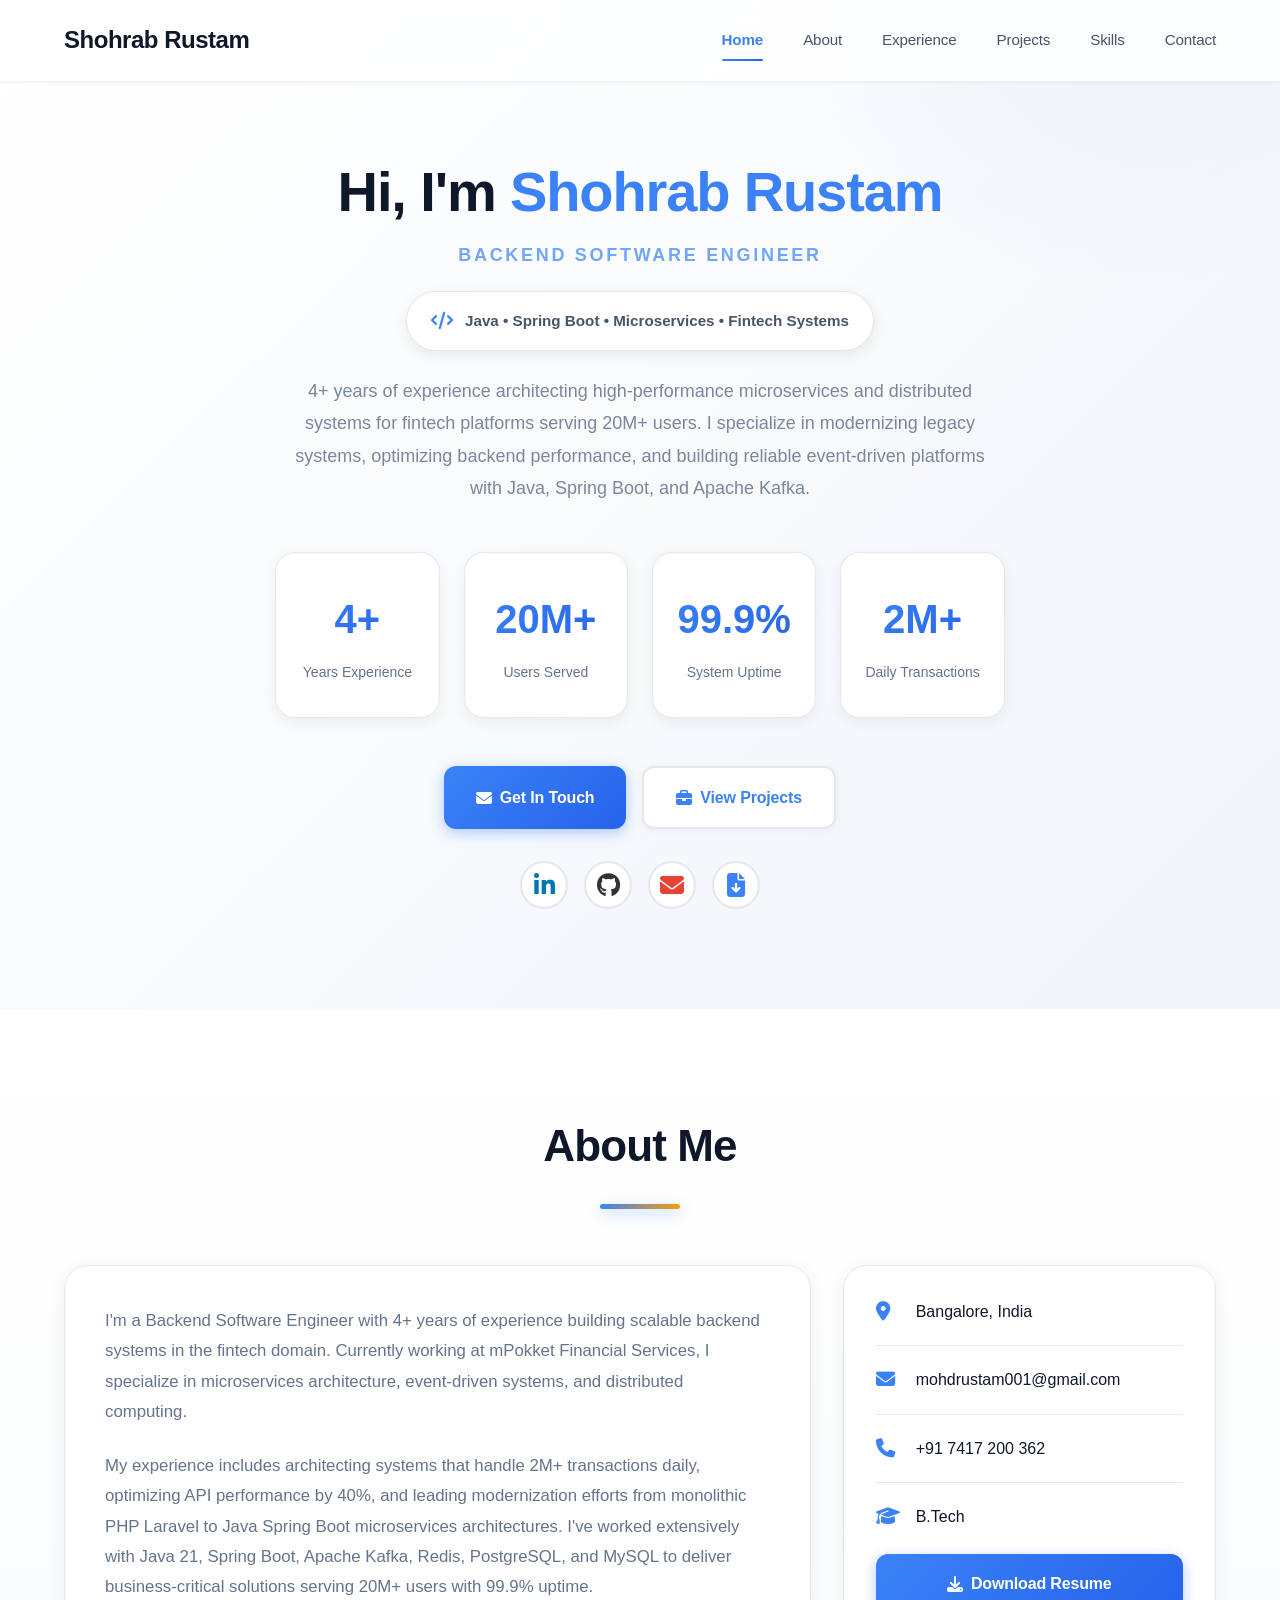
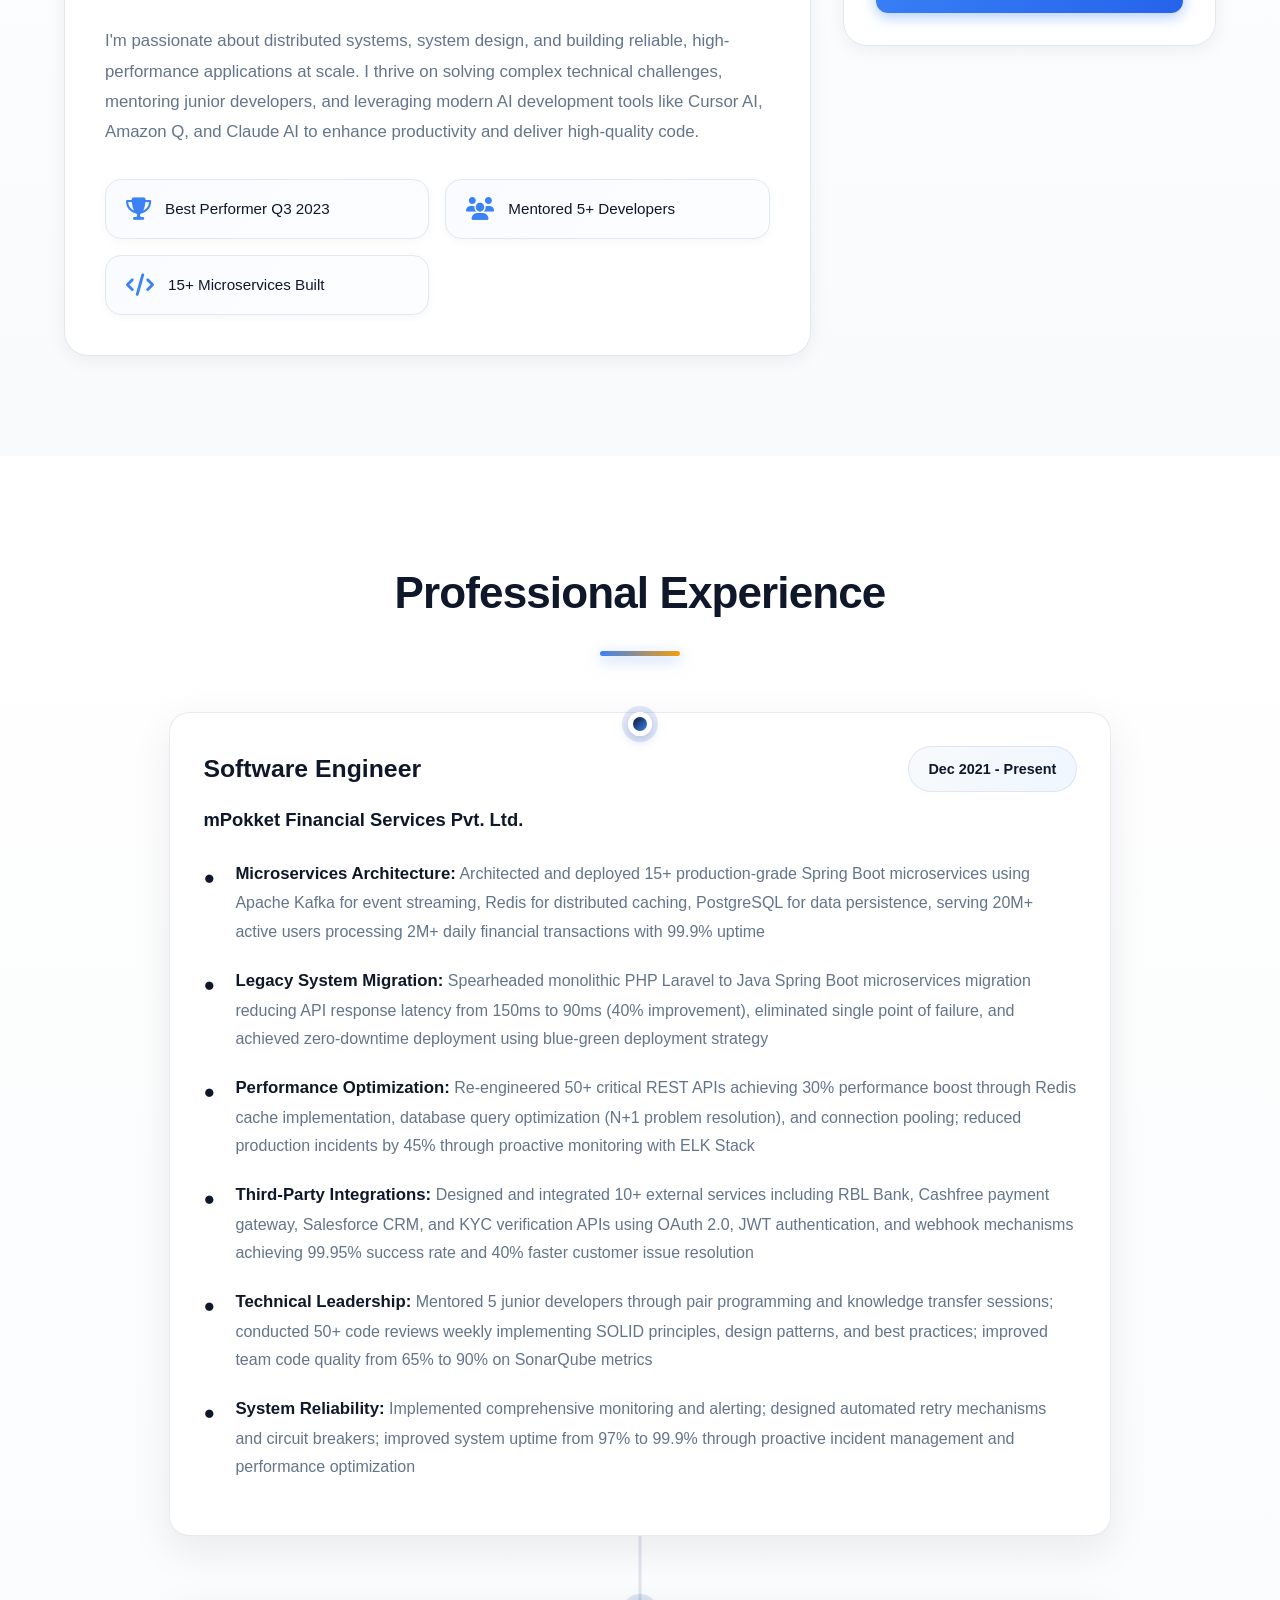
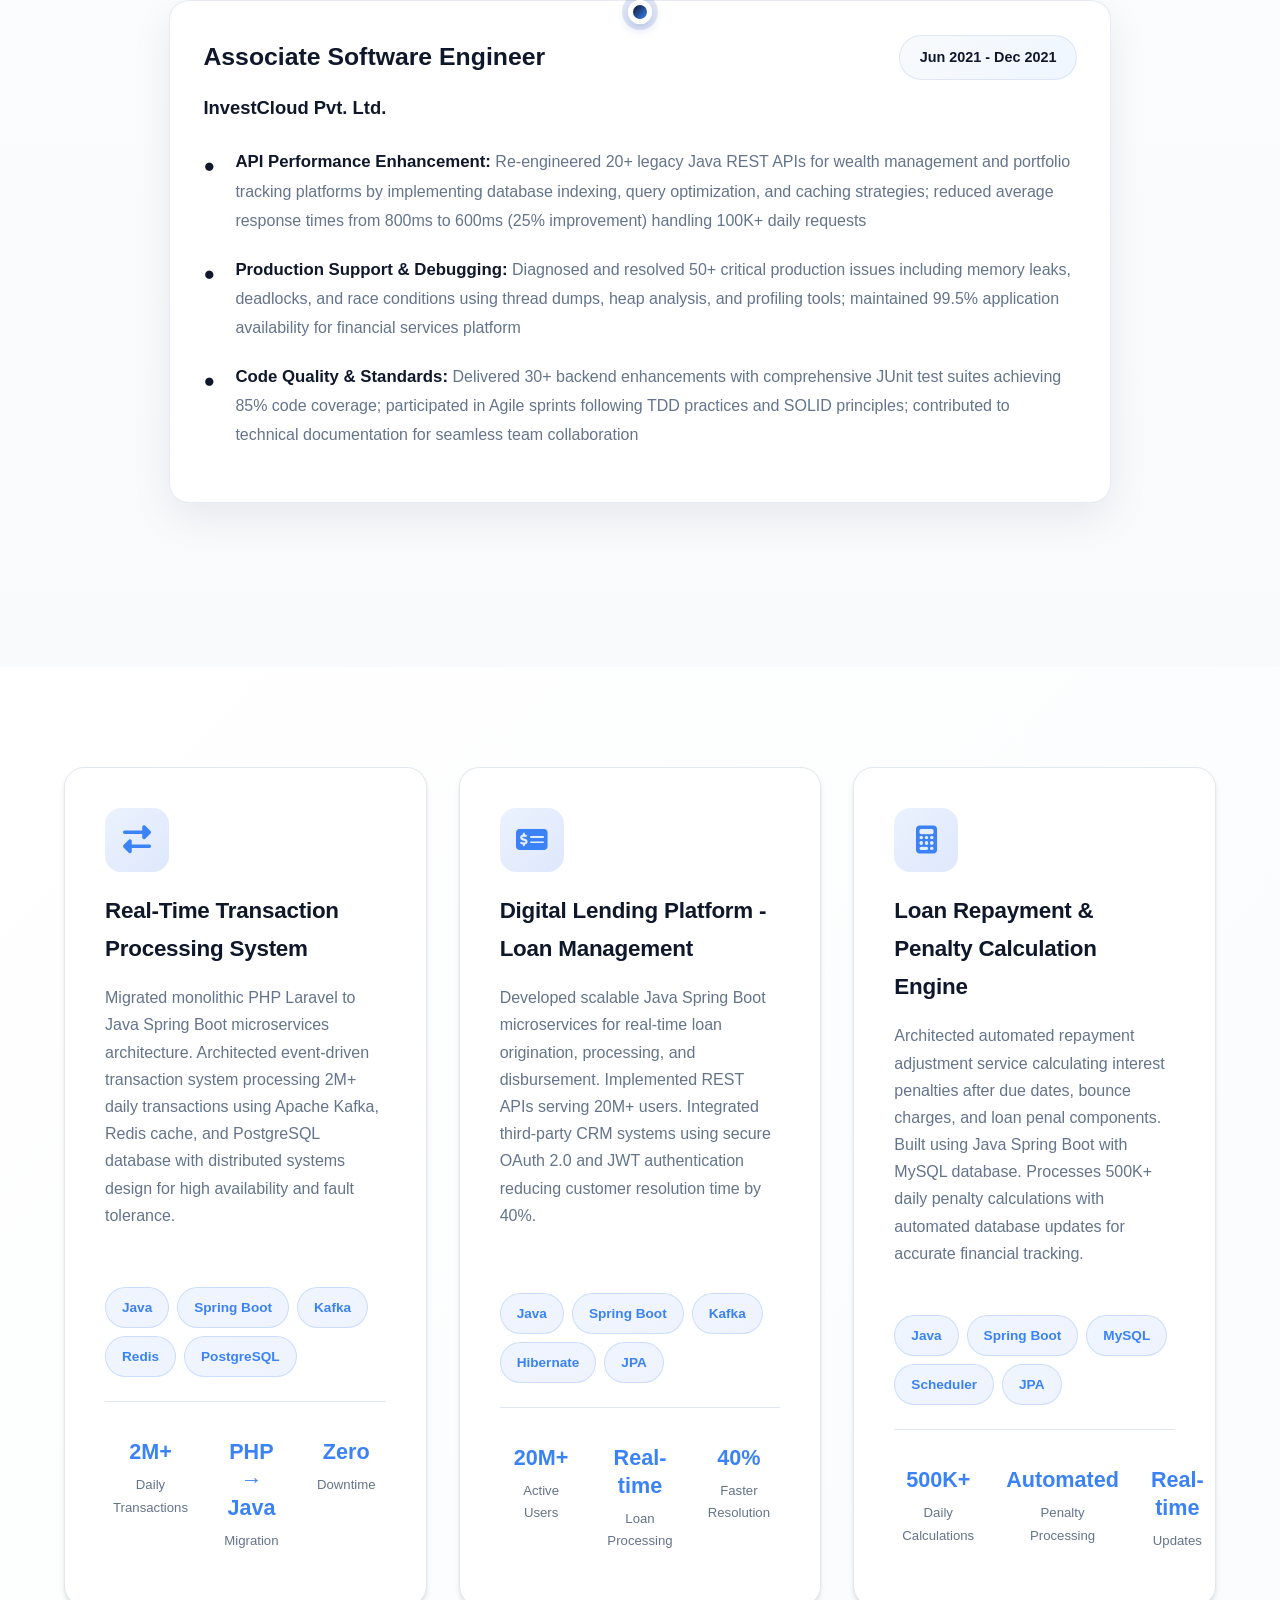
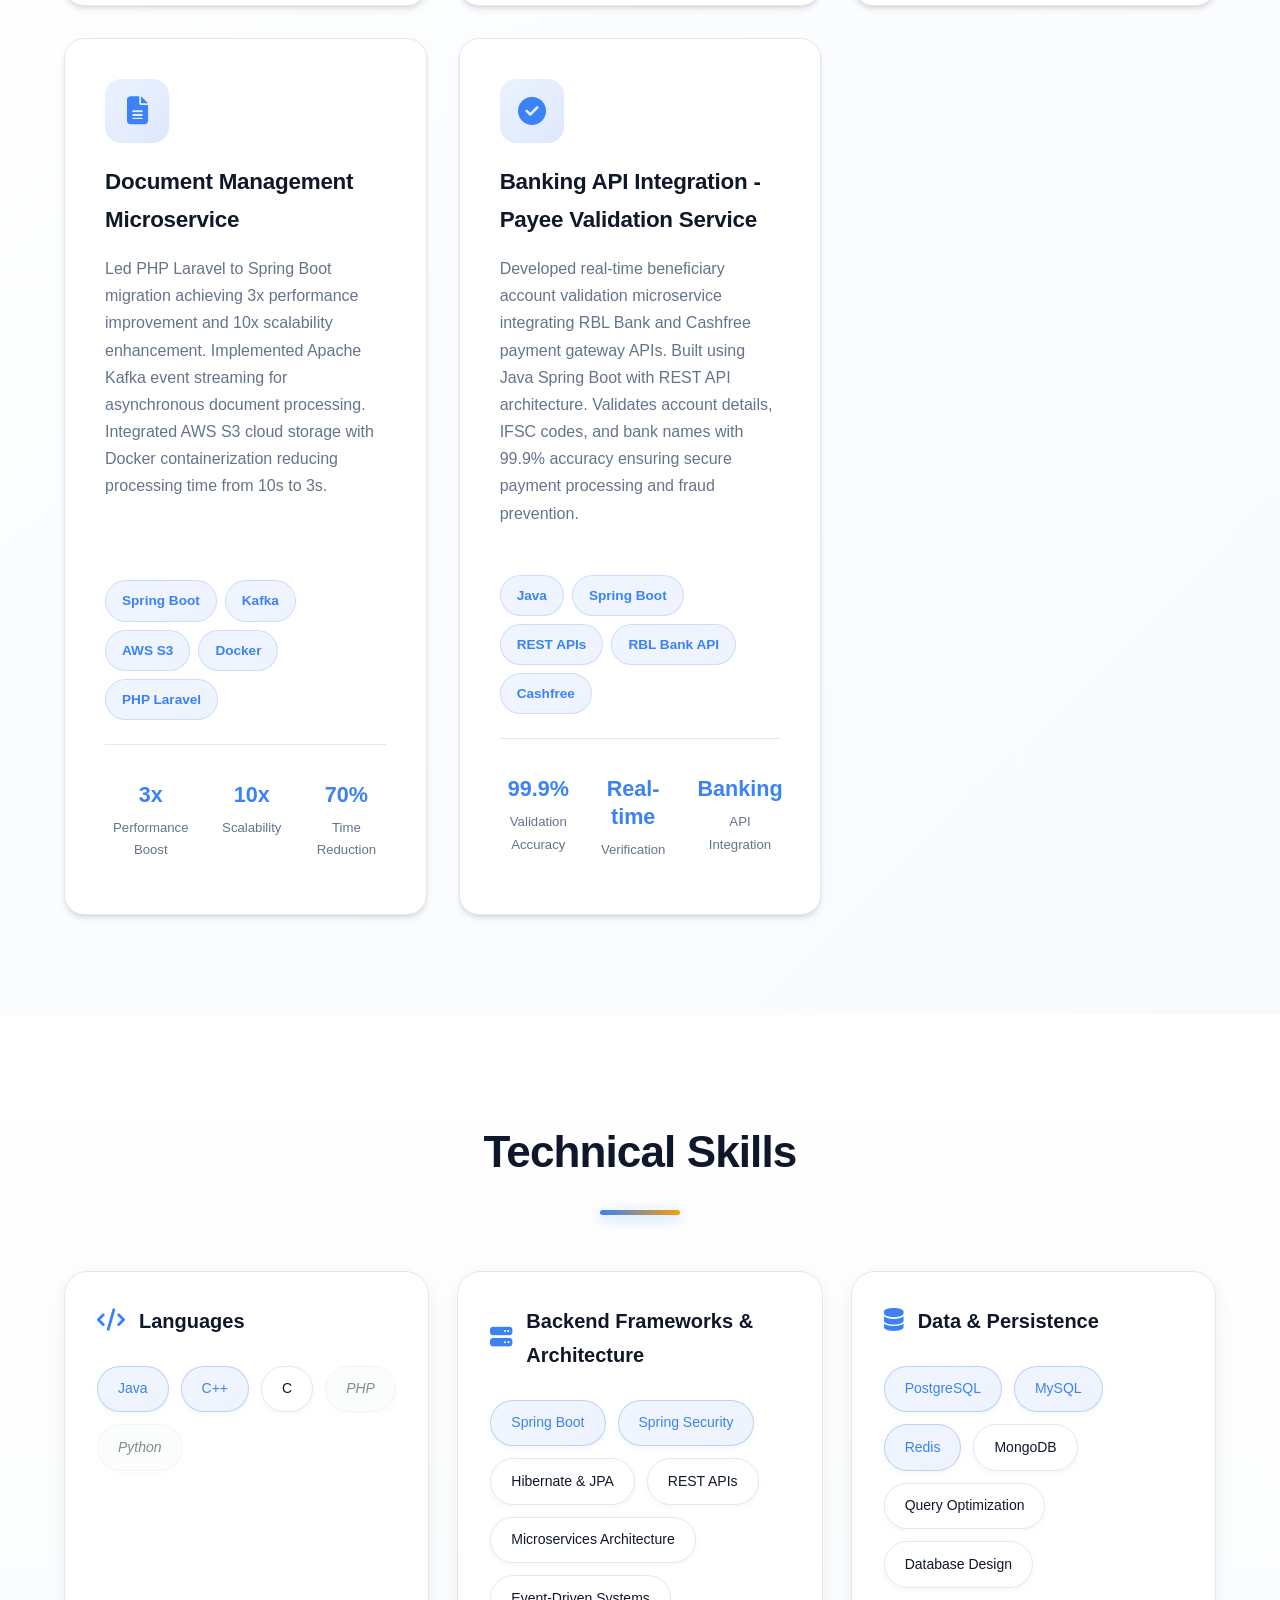
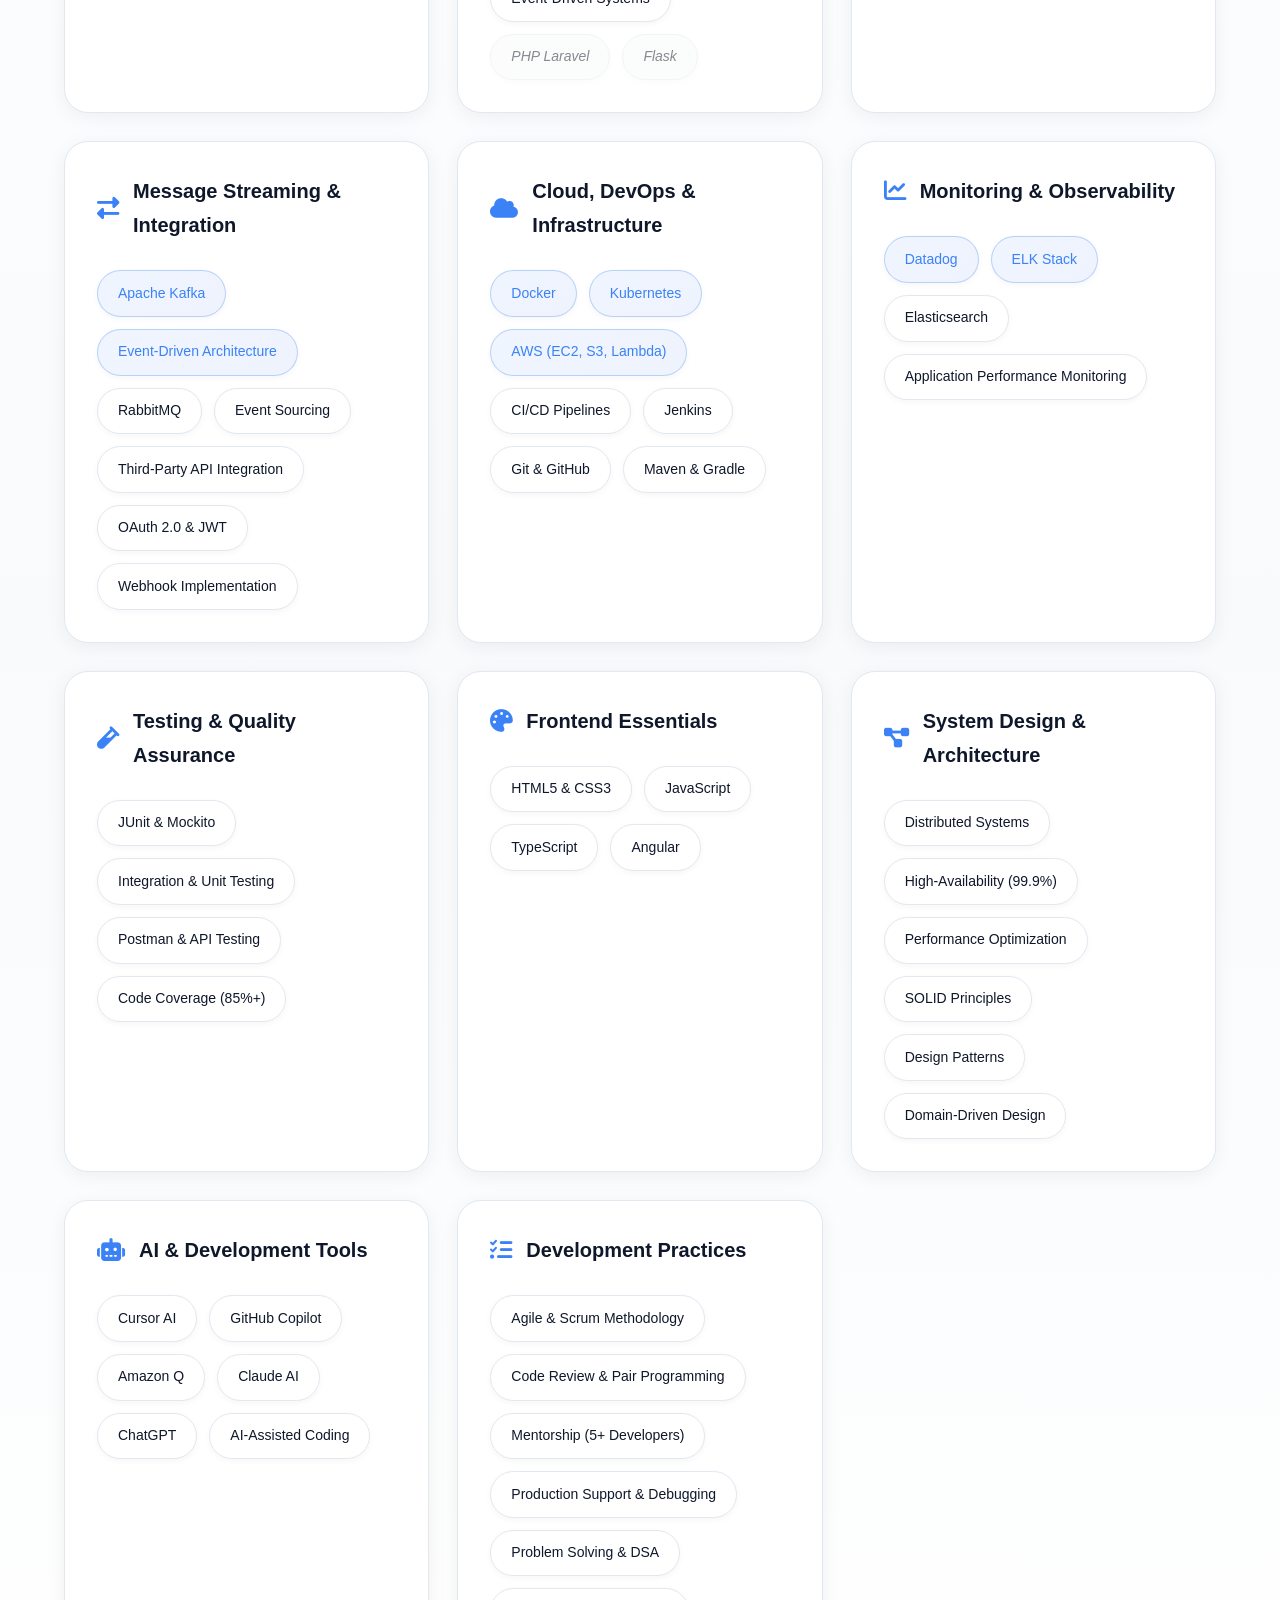
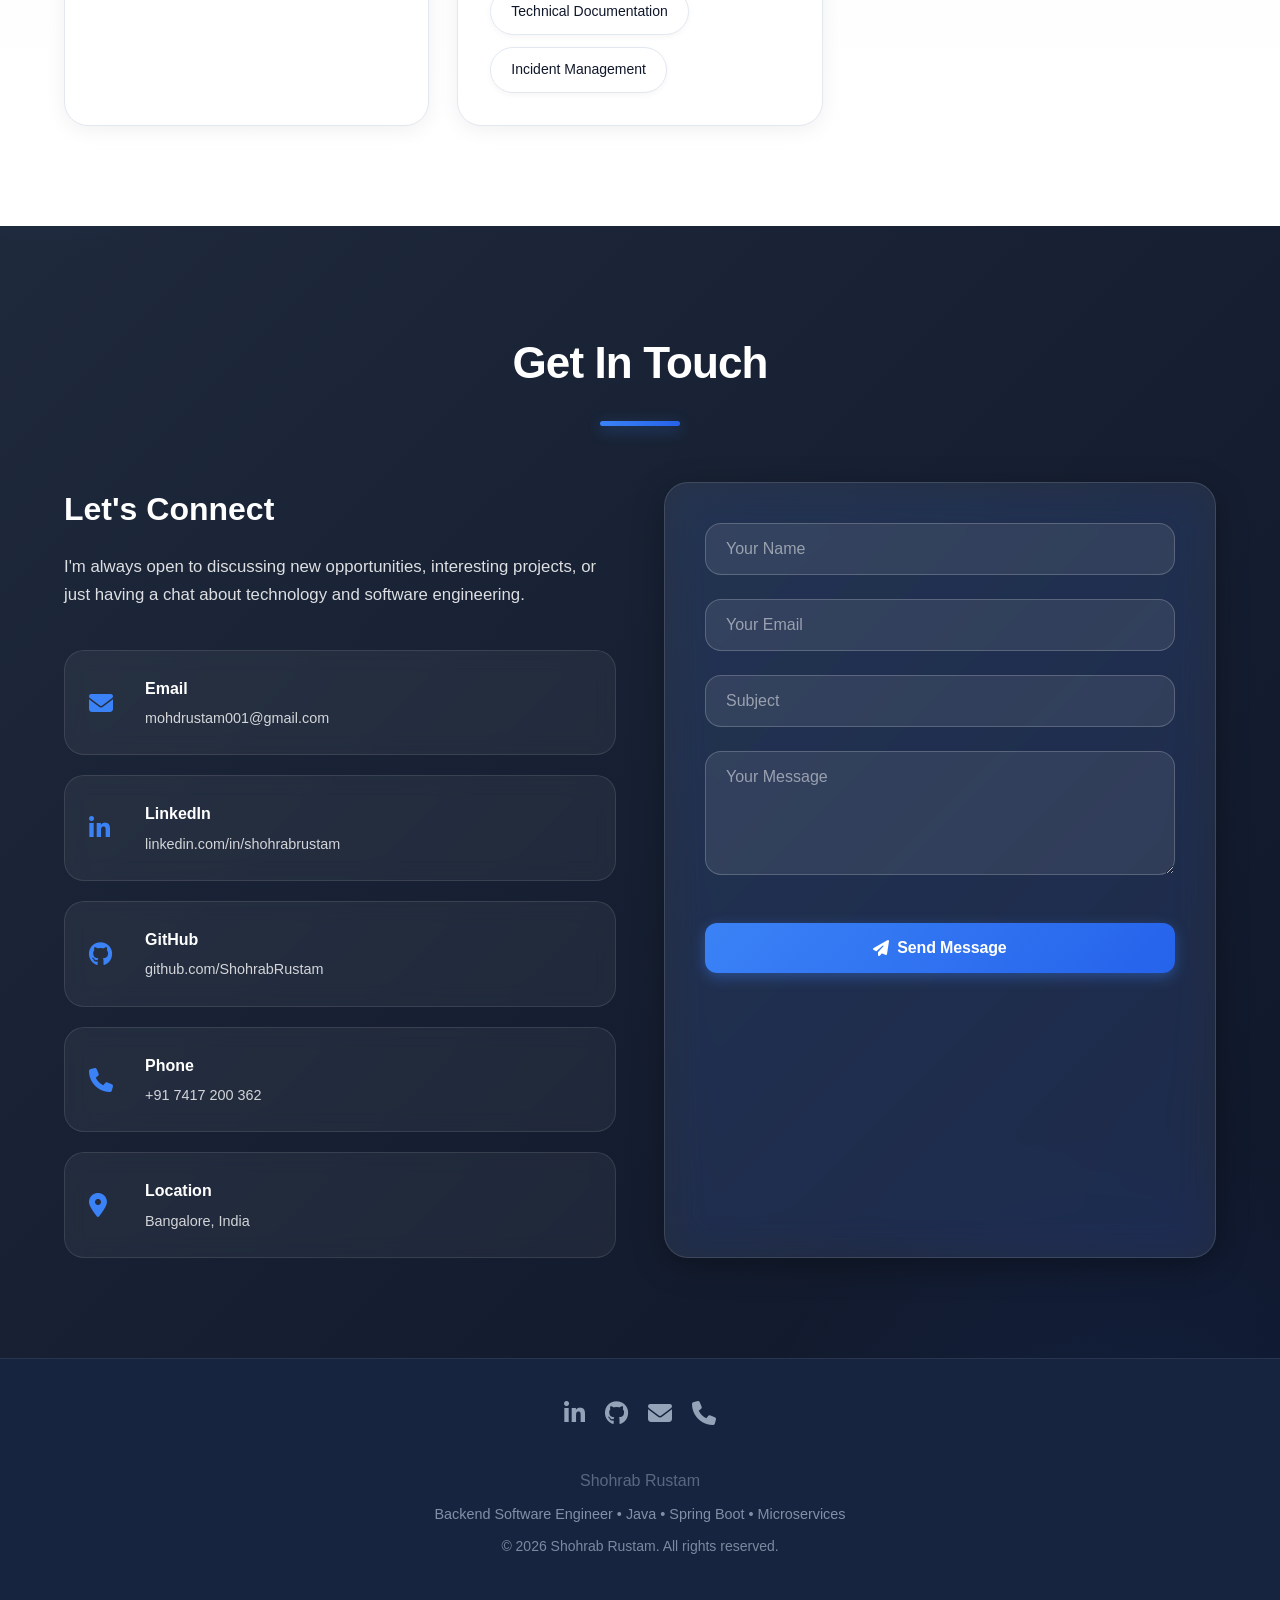
<file: index.html>
<!DOCTYPE html>
<html lang="en">
<head>
    <meta charset="UTF-8">
    <meta name="viewport" content="width=device-width, initial-scale=1.0">
    
    <!-- SEO Meta Tags -->
    <meta name="description" content="Shohrab Rustam - Backend Software Engineer with 4+ years of experience in Java, Spring Boot, and Microservices. Specialized in building scalable fintech systems serving 20M+ users.">
    <meta name="keywords" content="Shohrab Rustam, Java Developer, Spring Boot Expert, Microservices Architect, Backend Engineer, Software Engineer, Fintech Developer, Bangalore">
    <meta name="author" content="Shohrab Rustam">
    <link rel="canonical" href="https://shohrabrustam.github.io/portfolio/">
    
    <!-- Open Graph Meta Tags for Social Sharing -->
    <meta property="og:title" content="Shohrab Rustam | Backend Software Engineer">
    <meta property="og:description" content="4+ years of experience building scalable microservices and fintech systems. Java • Spring Boot • Kafka • 20M+ users served.">
    <meta property="og:type" content="website">
    <meta property="og:url" content="https://shohrabrustam.github.io/portfolio/">
    <meta property="og:image" content="https://shohrabrustam.github.io/portfolio/assets/profile-og.jpg">
    
    <!-- Twitter Card Meta Tags -->
    <meta name="twitter:card" content="summary_large_image">
    <meta name="twitter:title" content="Shohrab Rustam | Backend Software Engineer">
    <meta name="twitter:description" content="4+ years building scalable fintech systems. Java • Spring Boot • Microservices • 20M+ users.">
    <meta name="twitter:image" content="https://shohrabrustam.github.io/portfolio/assets/profile-og.jpg">
    
    <!-- Theme Color -->
    <meta name="theme-color" content="#3b82f6">
    
    <title>Shohrab Rustam | Backend Software Engineer - Java Spring Boot Microservices</title>
    <script>
        // Make ENTIRE URL case-insensitive (repository, paths, hash, query)
        (function() {
            var currentUrl = window.location.href;
            var lowercaseUrl = currentUrl.toLowerCase();
            
            // Only redirect if URL has uppercase characters
            if (currentUrl !== lowercaseUrl) {
                console.log('Redirecting to lowercase:', lowercaseUrl);
                window.location.replace(lowercaseUrl);
            }
        })();
    </script>
    <!-- Modular CSS Files -->
    <link rel="stylesheet" href="css/base.css">
    <link rel="stylesheet" href="css/navbar.css">
    <link rel="stylesheet" href="css/components.css">
    <link rel="stylesheet" href="css/hero.css">
    <link rel="stylesheet" href="css/about.css">
    <link rel="stylesheet" href="css/experience.css">
    <link rel="stylesheet" href="css/projects.css">
    <link rel="stylesheet" href="css/skills.css">
    <link rel="stylesheet" href="css/contact.css">
    <link rel="stylesheet" href="css/footer.css">
    <link rel="stylesheet" href="css/animations.css">
    <link rel="stylesheet" href="css/responsive.css">
    <link rel="stylesheet" href="https://cdnjs.cloudflare.com/ajax/libs/font-awesome/6.4.0/css/all.min.css">
</head>
<body>
    <!-- Navigation -->
    <nav class="navbar">
        <div class="container">
            <div class="nav-brand">Shohrab Rustam</div>
            <div class="nav-links">
                <a href="#home">Home</a>
                <a href="#about">About</a>
                <a href="#experience">Experience</a>
                <a href="#projects">Projects</a>
                <a href="#skills">Skills</a>
                <a href="#contact">Contact</a>
            </div>
            <div class="hamburger" onclick="toggleMenu()">
                <span></span>
                <span></span>
                <span></span>
            </div>
        </div>
    </nav>

    <!-- Hero Section -->
    <section id="home" class="hero">
        <div class="container">
            <div class="hero-content">
                <h1 class="hero-title">Hi, I'm <span class="highlight">Shohrab Rustam</span></h1>
                <h2 class="hero-subtitle">Backend Software Engineer</h2>
                <div class="hero-badge">
                    <i class="fas fa-code"></i> Java • Spring Boot • Microservices • Fintech Systems
                </div>
                <p class="hero-description">
                    4+ years of experience architecting high-performance microservices and distributed systems 
                    for fintech platforms serving 20M+ users. I specialize in modernizing legacy systems, optimizing backend performance, and building reliable event-driven platforms with Java, Spring Boot, and Apache Kafka.
                </p>
                <div class="hero-stats">
                    <div class="stat">
                        <h3>4+</h3>
                        <p>Years Experience</p>
                    </div>
                    <div class="stat">
                        <h3>20M+</h3>
                        <p>Users Served</p>
                    </div>
                    <div class="stat">
                        <h3>99.9%</h3>
                        <p>System Uptime</p>
                    </div>
                    <div class="stat">
                        <h3>2M+</h3>
                        <p>Daily Transactions</p>
                    </div>
                </div>
                <div class="hero-cta">
                    <a href="#contact" class="btn btn-primary">
                        <i class="fas fa-envelope"></i> Get In Touch
                    </a>
                    <a href="#projects" class="btn btn-secondary">
                        <i class="fas fa-briefcase"></i> View Projects
                    </a>
                </div>
                <div class="social-links" style="display: flex; gap: 1rem; justify-content: center; margin-top: 2rem;">
                    <a href="https://www.linkedin.com/in/shohrabrustam" target="_blank" rel="noopener noreferrer" 
                       style="display: inline-flex; align-items: center; justify-content: center; width: 48px; height: 48px; 
                              background: white; border-radius: 50%; color: #0077b5; font-size: 1.5rem; 
                              transition: all 0.3s ease; border: 2px solid #e5e7eb; text-decoration: none;"
                       onmouseover="this.style.transform='translateY(-4px)'; this.style.boxShadow='0 8px 24px rgba(0,119,181,0.3)'; this.style.borderColor='#0077b5';"
                       onmouseout="this.style.transform='translateY(0)'; this.style.boxShadow='none'; this.style.borderColor='#e5e7eb';"
                       title="LinkedIn Profile">
                        <i class="fab fa-linkedin-in"></i>
                    </a>
                    <a href="https://github.com/ShohrabRustam" target="_blank" rel="noopener noreferrer"
                       style="display: inline-flex; align-items: center; justify-content: center; width: 48px; height: 48px; 
                              background: white; border-radius: 50%; color: #333; font-size: 1.5rem; 
                              transition: all 0.3s ease; border: 2px solid #e5e7eb; text-decoration: none;"
                       onmouseover="this.style.transform='translateY(-4px)'; this.style.boxShadow='0 8px 24px rgba(51,51,51,0.3)'; this.style.borderColor='#333';"
                       onmouseout="this.style.transform='translateY(0)'; this.style.boxShadow='none'; this.style.borderColor='#e5e7eb';"
                       title="GitHub Profile">
                        <i class="fab fa-github"></i>
                    </a>
                    <a href="mailto:mohdrustam001@gmail.com"
                       style="display: inline-flex; align-items: center; justify-content: center; width: 48px; height: 48px; 
                              background: white; border-radius: 50%; color: #ea4335; font-size: 1.5rem; 
                              transition: all 0.3s ease; border: 2px solid #e5e7eb; text-decoration: none;"
                       onmouseover="this.style.transform='translateY(-4px)'; this.style.boxShadow='0 8px 24px rgba(234,67,53,0.3)'; this.style.borderColor='#ea4335';"
                       onmouseout="this.style.transform='translateY(0)'; this.style.boxShadow='none'; this.style.borderColor='#e5e7eb';"
                       title="Email">
                        <i class="fas fa-envelope"></i>
                    </a>
                    <a href="assets/resume.pdf" download
                       style="display: inline-flex; align-items: center; justify-content: center; width: 48px; height: 48px; 
                              background: white; border-radius: 50%; color: #3b82f6; font-size: 1.5rem; 
                              transition: all 0.3s ease; border: 2px solid #e5e7eb; text-decoration: none;"
                       onmouseover="this.style.transform='translateY(-4px)'; this.style.boxShadow='0 8px 24px rgba(59,130,246,0.3)'; this.style.borderColor='#3b82f6';"
                       onmouseout="this.style.transform='translateY(0)'; this.style.boxShadow='none'; this.style.borderColor='#e5e7eb';"
                       title="Download Resume">
                        <i class="fas fa-file-download"></i>
                    </a>
                </div>
            </div>
        </div>
    </section>

    <!-- About Section -->
    <section id="about" class="about">
        <div class="container">
            <h2 class="section-title">About Me</h2>
            <div class="about-content">
                <div class="about-text">
                    <p>
                        I'm a Backend Software Engineer with 4+ years of experience building scalable backend systems in the fintech domain. 
                        Currently working at mPokket Financial Services, I specialize in microservices architecture, event-driven systems, 
                        and distributed computing.
                    </p>
                    <p>
                        My experience includes architecting systems that handle 2M+ transactions daily, optimizing API performance by 40%, 
                        and leading modernization efforts from monolithic PHP Laravel to Java Spring Boot microservices architectures. 
                        I've worked extensively with Java 21, Spring Boot, Apache Kafka, Redis, PostgreSQL, and MySQL to deliver 
                        business-critical solutions serving 20M+ users with 99.9% uptime.
                    </p>
                    <p>
                        I'm passionate about distributed systems, system design, and building reliable, high-performance applications at scale. 
                        I thrive on solving complex technical challenges, mentoring junior developers, and leveraging modern AI development tools 
                        like Cursor AI, Amazon Q, and Claude AI to enhance productivity and deliver high-quality code.
                    </p>
                    <div class="about-highlights">
                        <div class="highlight-item">
                            <i class="fas fa-trophy"></i>
                            <span>Best Performer Q3 2023</span>
                        </div>
                        <div class="highlight-item">
                            <i class="fas fa-users"></i>
                            <span>Mentored 5+ Developers</span>
                        </div>
                        <div class="highlight-item">
                            <i class="fas fa-code"></i>
                            <span>15+ Microservices Built</span>
                        </div>
                    </div>
                </div>
                <div class="about-info">
                    <div class="info-item">
                        <i class="fas fa-map-marker-alt"></i>
                        <span>Bangalore, India</span>
                    </div>
                    <div class="info-item">
                        <i class="fas fa-envelope"></i>
                        <span>mohdrustam001@gmail.com</span>
                    </div>
                    <div class="info-item">
                        <i class="fas fa-phone"></i>
                        <span>+91 7417 200 362</span>
                    </div>
                    <div class="info-item">
                        <i class="fas fa-graduation-cap"></i>
                        <span>B.Tech</span>
                    </div>
                    <a href="assets/resume.pdf" class="btn btn-primary" download>
                        <i class="fas fa-download"></i> Download Resume
                    </a>
                </div>
            </div>
        </div>
    </section>

    <!-- Experience Section -->
    <section id="experience" class="experience">
        <div class="container">
            <h2 class="section-title">Professional Experience</h2>
            <div class="timeline">
                <div class="timeline-item">
                    <div class="timeline-dot"></div>
                    <div class="timeline-content">
                        <div class="timeline-header">
                            <h3>Software Engineer</h3>
                            <span class="timeline-date">Dec 2021 - Present</span>
                        </div>
                        <h4>mPokket Financial Services Pvt. Ltd.</h4>
                        <ul>
                            <li><strong>Microservices Architecture:</strong> Architected and deployed 15+ production-grade Spring Boot microservices using Apache Kafka for event streaming, Redis for distributed caching, PostgreSQL for data persistence, serving 20M+ active users processing 2M+ daily financial transactions with 99.9% uptime</li>
                            <li><strong>Legacy System Migration:</strong> Spearheaded monolithic PHP Laravel to Java Spring Boot microservices migration reducing API response latency from 150ms to 90ms (40% improvement), eliminated single point of failure, and achieved zero-downtime deployment using blue-green deployment strategy</li>
                            <li><strong>Performance Optimization:</strong> Re-engineered 50+ critical REST APIs achieving 30% performance boost through Redis cache implementation, database query optimization (N+1 problem resolution), and connection pooling; reduced production incidents by 45% through proactive monitoring with ELK Stack</li>
                            <li><strong>Third-Party Integrations:</strong> Designed and integrated 10+ external services including RBL Bank, Cashfree payment gateway, Salesforce CRM, and KYC verification APIs using OAuth 2.0, JWT authentication, and webhook mechanisms achieving 99.95% success rate and 40% faster customer issue resolution</li>
                            <li><strong>Technical Leadership:</strong> Mentored 5 junior developers through pair programming and knowledge transfer sessions; conducted 50+ code reviews weekly implementing SOLID principles, design patterns, and best practices; improved team code quality from 65% to 90% on SonarQube metrics</li>
                            <li><strong>System Reliability:</strong> Implemented comprehensive monitoring and alerting; designed automated retry mechanisms and circuit breakers; improved system uptime from 97% to 99.9% through proactive incident management and performance optimization</li>
                        </ul>
                    </div>
                </div>
                <div class="timeline-item">
                    <div class="timeline-dot"></div>
                    <div class="timeline-content">
                        <div class="timeline-header">
                            <h3>Associate Software Engineer</h3>
                            <span class="timeline-date">Jun 2021 - Dec 2021</span>
                        </div>
                        <h4>InvestCloud Pvt. Ltd.</h4>
                        <ul>
                            <li><strong>API Performance Enhancement:</strong> Re-engineered 20+ legacy Java REST APIs for wealth management and portfolio tracking platforms by implementing database indexing, query optimization, and caching strategies; reduced average response times from 800ms to 600ms (25% improvement) handling 100K+ daily requests</li>
                            <li><strong>Production Support & Debugging:</strong> Diagnosed and resolved 50+ critical production issues including memory leaks, deadlocks, and race conditions using thread dumps, heap analysis, and profiling tools; maintained 99.5% application availability for financial services platform</li>
                            <li><strong>Code Quality & Standards:</strong> Delivered 30+ backend enhancements with comprehensive JUnit test suites achieving 85% code coverage; participated in Agile sprints following TDD practices and SOLID principles; contributed to technical documentation for seamless team collaboration</li>
                        </ul>
                    </div>
                </div>
            </div>
        </div>
    </section>

    <!-- Projects Section -->
    <section id="projects" class="projects">
        <div class="container">
            <div class="projects-grid">
                <div class="project-card">
                    <div class="project-icon">
                        <i class="fas fa-exchange-alt"></i>
                    </div>
                    <h3>Real-Time Transaction Processing System</h3>
                    <p>
                        Migrated monolithic PHP Laravel to Java Spring Boot microservices architecture. Architected event-driven 
                        transaction system processing 2M+ daily transactions using Apache Kafka, Redis cache, and PostgreSQL database 
                        with distributed systems design for high availability and fault tolerance.
                    </p>
                    <div class="project-tech">
                        <span>Java</span>
                        <span>Spring Boot</span>
                        <span>Kafka</span>
                        <span>Redis</span>
                        <span>PostgreSQL</span>
                    </div>
                    <div class="project-metrics">
                        <div class="metric">
                            <strong>2M+</strong>
                            <span>Daily Transactions</span>
                        </div>
                        <div class="metric">
                            <strong>PHP → Java</strong>
                            <span>Migration</span>
                        </div>
                        <div class="metric">
                            <strong>Zero</strong>
                            <span>Downtime</span>
                        </div>
                    </div>
                </div>

                <div class="project-card">
                    <div class="project-icon">
                        <i class="fas fa-money-check-alt"></i>
                    </div>
                    <h3>Digital Lending Platform - Loan Management</h3>
                    <p>
                        Developed scalable Java Spring Boot microservices for real-time loan origination, processing, and disbursement. 
                        Implemented REST APIs serving 20M+ users. Integrated third-party CRM systems using secure OAuth 2.0 and JWT 
                        authentication reducing customer resolution time by 40%.
                    </p>
                    <div class="project-tech">
                        <span>Java</span>
                        <span>Spring Boot</span>
                        <span>Kafka</span>
                        <span>Hibernate</span>
                        <span>JPA</span>
                    </div>
                    <div class="project-metrics">
                        <div class="metric">
                            <strong>20M+</strong>
                            <span>Active Users</span>
                        </div>
                        <div class="metric">
                            <strong>Real-time</strong>
                            <span>Loan Processing</span>
                        </div>
                        <div class="metric">
                            <strong>40%</strong>
                            <span>Faster Resolution</span>
                        </div>
                    </div>
                </div>

                <div class="project-card">
                    <div class="project-icon">
                        <i class="fas fa-calculator"></i>
                    </div>
                    <h3>Loan Repayment & Penalty Calculation Engine</h3>
                    <p>
                        Architected automated repayment adjustment service calculating interest penalties after due dates, bounce charges, 
                        and loan penal components. Built using Java Spring Boot with MySQL database. Processes 500K+ daily penalty 
                        calculations with automated database updates for accurate financial tracking.
                    </p>
                    <div class="project-tech">
                        <span>Java</span>
                        <span>Spring Boot</span>
                        <span>MySQL</span>
                        <span>Scheduler</span>
                        <span>JPA</span>
                    </div>
                    <div class="project-metrics">
                        <div class="metric">
                            <strong>500K+</strong>
                            <span>Daily Calculations</span>
                        </div>
                        <div class="metric">
                            <strong>Automated</strong>
                            <span>Penalty Processing</span>
                        </div>
                        <div class="metric">
                            <strong>Real-time</strong>
                            <span>Updates</span>
                        </div>
                    </div>
                </div>

                <div class="project-card">
                    <div class="project-icon">
                        <i class="fas fa-file-alt"></i>
                    </div>
                    <h3>Document Management Microservice</h3>
                    <p>
                        Led PHP Laravel to Spring Boot migration achieving 3x performance improvement and 10x scalability enhancement. 
                        Implemented Apache Kafka event streaming for asynchronous document processing. Integrated AWS S3 cloud storage 
                        with Docker containerization reducing processing time from 10s to 3s.
                    </p>
                    <div class="project-tech">
                        <span>Spring Boot</span>
                        <span>Kafka</span>
                        <span>AWS S3</span>
                        <span>Docker</span>
                        <span>PHP Laravel</span>
                    </div>
                    <div class="project-metrics">
                        <div class="metric">
                            <strong>3x</strong>
                            <span>Performance Boost</span>
                        </div>
                        <div class="metric">
                            <strong>10x</strong>
                            <span>Scalability</span>
                        </div>
                        <div class="metric">
                            <strong>70%</strong>
                            <span>Time Reduction</span>
                        </div>
                    </div>
                </div>

                <div class="project-card">
                    <div class="project-icon">
                        <i class="fas fa-check-circle"></i>
                    </div>
                    <h3>Banking API Integration - Payee Validation Service</h3>
                    <p>
                        Developed real-time beneficiary account validation microservice integrating RBL Bank and Cashfree payment gateway 
                        APIs. Built using Java Spring Boot with REST API architecture. Validates account details, IFSC codes, and bank 
                        names with 99.9% accuracy ensuring secure payment processing and fraud prevention.
                    </p>
                    <div class="project-tech">
                        <span>Java</span>
                        <span>Spring Boot</span>
                        <span>REST APIs</span>
                        <span>RBL Bank API</span>
                        <span>Cashfree</span>
                    </div>
                    <div class="project-metrics">
                        <div class="metric">
                            <strong>99.9%</strong>
                            <span>Validation Accuracy</span>
                        </div>
                        <div class="metric">
                            <strong>Real-time</strong>
                            <span>Verification</span>
                        </div>
                        <div class="metric">
                            <strong>Banking</strong>
                            <span>API Integration</span>
                        </div>
                    </div>
                </div>
            </div>
        </div>
    </section>

    <!-- Skills Section -->
    <section id="skills" class="skills">
        <div class="container">
            <h2 class="section-title">Technical Skills</h2>
            <div class="skills-grid">
                <div class="skill-category">
                    <h3><i class="fas fa-code"></i> Languages</h3>
                    <div class="skill-tags">
                        <span class="skill-tag-highlight">Java</span>
                        <span class="skill-tag-highlight">C++</span>
                        <span>C</span>
                        <span class="past-skill">PHP</span>
                        <span class="past-skill">Python</span>
                    </div>
                </div>

                <div class="skill-category">
                    <h3><i class="fas fa-server"></i> Backend Frameworks & Architecture</h3>
                    <div class="skill-tags">
                        <span class="skill-tag-highlight">Spring Boot</span>
                        <span class="skill-tag-highlight">Spring Security</span>
                        <span>Hibernate & JPA</span>
                        <span>REST APIs</span>
                        <span>Microservices Architecture</span>
                        <span>Event-Driven Systems</span>
                        <span class="past-skill">PHP Laravel</span>
                        <span class="past-skill">Flask</span>
                    </div>
                </div>

                <div class="skill-category">
                    <h3><i class="fas fa-database"></i> Data & Persistence</h3>
                    <div class="skill-tags">
                        <span class="skill-tag-highlight">PostgreSQL</span>
                        <span class="skill-tag-highlight">MySQL</span>
                        <span class="skill-tag-highlight">Redis</span>
                        <span>MongoDB</span>
                        <span>Query Optimization</span>
                        <span>Database Design</span>
                    </div>
                </div>

                <div class="skill-category">
                    <h3><i class="fas fa-exchange-alt"></i> Message Streaming & Integration</h3>
                    <div class="skill-tags">
                        <span class="skill-tag-highlight">Apache Kafka</span>
                        <span class="skill-tag-highlight">Event-Driven Architecture</span>
                        <span>RabbitMQ</span>
                        <span>Event Sourcing</span>
                        <span>Third-Party API Integration</span>
                        <span>OAuth 2.0 & JWT</span>
                        <span>Webhook Implementation</span>
                    </div>
                </div>

                <div class="skill-category">
                    <h3><i class="fas fa-cloud"></i> Cloud, DevOps & Infrastructure</h3>
                    <div class="skill-tags">
                        <span class="skill-tag-highlight">Docker</span>
                        <span class="skill-tag-highlight">Kubernetes</span>
                        <span class="skill-tag-highlight">AWS (EC2, S3, Lambda)</span>
                        <span>CI/CD Pipelines</span>
                        <span>Jenkins</span>
                        <span>Git & GitHub</span>
                        <span>Maven & Gradle</span>
                    </div>
                </div>

                <div class="skill-category">
                    <h3><i class="fas fa-chart-line"></i> Monitoring & Observability</h3>
                    <div class="skill-tags">
                        <span class="skill-tag-highlight">Datadog</span>
                        <span class="skill-tag-highlight">ELK Stack</span>
                        <span>Elasticsearch</span>
                    
                        <span>Application Performance Monitoring</span>
                    </div>
                </div>

                <div class="skill-category">
                    <h3><i class="fas fa-vial"></i> Testing & Quality Assurance</h3>
                    <div class="skill-tags">
                        <span>JUnit & Mockito</span>
                        <span>Integration & Unit Testing</span>
                        <span>Postman & API Testing</span>
                        <span>Code Coverage (85%+)</span>
                    </div>
                </div>

                <div class="skill-category">
                    <h3><i class="fas fa-palette"></i> Frontend Essentials</h3>
                    <div class="skill-tags">
                        <span>HTML5 & CSS3</span>
                        <span>JavaScript</span>
                        <span>TypeScript</span>
                        <span>Angular</span>
                    </div>
                </div>

                <div class="skill-category">
                    <h3><i class="fas fa-project-diagram"></i> System Design & Architecture</h3>
                    <div class="skill-tags">
                        <span>Distributed Systems</span>
                        <span>High-Availability (99.9%)</span>
                        <span>Performance Optimization</span>
                        <span>SOLID Principles</span>
                        <span>Design Patterns</span>
                        <span>Domain-Driven Design</span>
                    </div>
                </div>

                <div class="skill-category">
                    <h3><i class="fas fa-robot"></i> AI & Development Tools</h3>
                    <div class="skill-tags">
                        <span>Cursor AI</span>
                        <span>GitHub Copilot</span>
                        <span>Amazon Q</span>
                        <span>Claude AI</span>
                        <span>ChatGPT</span>
                        <span>AI-Assisted Coding</span>
                    </div>
                </div>

                <div class="skill-category">
                    <h3><i class="fas fa-tasks"></i> Development Practices</h3>
                    <div class="skill-tags">
                        <span>Agile & Scrum Methodology</span>
                        <span>Code Review & Pair Programming</span>
                        <span>Mentorship (5+ Developers)</span>
                        <span>Production Support & Debugging</span>
                        <span>Problem Solving & DSA</span>
                        <span>Technical Documentation</span>
                        <span>Incident Management</span>
                    </div>
                </div>
            </div>
        </div>
    </section>

    <!-- Contact Section -->
    <section id="contact" class="contact">
        <div class="container">
            <h2 class="section-title">Get In Touch</h2>
            <div class="contact-content">
                <div class="contact-info">
                    <h3>Let's Connect</h3>
                    <p>
                        I'm always open to discussing new opportunities, interesting projects, 
                        or just having a chat about technology and software engineering.
                    </p>
                    <div class="contact-methods">
                        <a href="mailto:mohdrustam001@gmail.com" class="contact-method">
                            <i class="fas fa-envelope"></i>
                            <div>
                                <strong>Email</strong>
                                <span>mohdrustam001@gmail.com</span>
                            </div>
                        </a>
                        <a href="https://www.linkedin.com/in/shohrabrustam" target="_blank" rel="noopener noreferrer" class="contact-method">
                            <i class="fab fa-linkedin-in"></i>
                            <div>
                                <strong>LinkedIn</strong>
                                <span>linkedin.com/in/shohrabrustam</span>
                            </div>
                        </a>
                        <a href="https://github.com/ShohrabRustam" target="_blank" rel="noopener noreferrer" class="contact-method">
                            <i class="fab fa-github"></i>
                            <div>
                                <strong>GitHub</strong>
                                <span>github.com/ShohrabRustam</span>
                            </div>
                        </a>
                        <a href="tel:+917417200362" class="contact-method">
                            <i class="fas fa-phone"></i>
                            <div>
                                <strong>Phone</strong>
                                <span>+91 7417 200 362</span>
                            </div>
                        </a>
                        <div class="contact-method">
                            <i class="fas fa-map-marker-alt"></i>
                            <div>
                                <strong>Location</strong>
                                <span>Bangalore, India</span>
                            </div>
                        </div>
                    </div>
                </div>
                <div class="contact-form">
                    <form id="contactForm" onsubmit="handleSubmit(event)">
                        <div class="form-group">
                            <input type="text" id="name" placeholder="Your Name" required>
                        </div>
                        <div class="form-group">
                            <input type="email" id="email" placeholder="Your Email" required>
                        </div>
                        <div class="form-group">
                            <input type="text" id="subject" placeholder="Subject" required>
                        </div>
                        <div class="form-group">
                            <textarea id="message" rows="5" placeholder="Your Message" required></textarea>
                        </div>
                        <button type="submit" class="btn btn-primary">
                            <i class="fas fa-paper-plane"></i> Send Message
                        </button>
                    </form>
                    <div id="formMessage" class="form-message"></div>
                </div>
            </div>
        </div>
    </section>

    <!-- Footer -->
    <footer class="footer">
        <div class="container">
            <div style="display: flex; flex-direction: column; align-items: center; gap: 1.5rem;">
                <div class="footer-social" style="display: flex; gap: 1.25rem; align-items: center;">
                    <a href="https://www.linkedin.com/in/shohrabrustam" target="_blank" rel="noopener noreferrer" 
                       style="color: #94a3b8; font-size: 1.5rem; transition: all 0.3s ease; text-decoration: none;"
                       onmouseover="this.style.color='#0077b5'; this.style.transform='translateY(-3px)';"
                       onmouseout="this.style.color='#94a3b8'; this.style.transform='translateY(0)';"
                       title="Connect on LinkedIn"
                       aria-label="LinkedIn Profile">
                        <i class="fab fa-linkedin-in"></i>
                    </a>
                    <a href="https://github.com/ShohrabRustam" target="_blank" rel="noopener noreferrer"
                       style="color: #94a3b8; font-size: 1.5rem; transition: all 0.3s ease; text-decoration: none;"
                       onmouseover="this.style.color='#333'; this.style.transform='translateY(-3px)';"
                       onmouseout="this.style.color='#94a3b8'; this.style.transform='translateY(0)';"
                       title="View GitHub Profile"
                       aria-label="GitHub Profile">
                        <i class="fab fa-github"></i>
                    </a>
                    <a href="mailto:mohdrustam001@gmail.com"
                       style="color: #94a3b8; font-size: 1.5rem; transition: all 0.3s ease; text-decoration: none;"
                       onmouseover="this.style.color='#ea4335'; this.style.transform='translateY(-3px)';"
                       onmouseout="this.style.color='#94a3b8'; this.style.transform='translateY(0)';"
                       title="Send Email"
                       aria-label="Email">
                        <i class="fas fa-envelope"></i>
                    </a>
                    <a href="tel:+917417200362"
                       style="color: #94a3b8; font-size: 1.5rem; transition: all 0.3s ease; text-decoration: none;"
                       onmouseover="this.style.color='#10b981'; this.style.transform='translateY(-3px)';"
                       onmouseout="this.style.color='#94a3b8'; this.style.transform='translateY(0)';"
                       title="Call Me"
                       aria-label="Phone">
                        <i class="fas fa-phone"></i>
                    </a>
                </div>
                <div style="text-align: center;">
                    <p style="margin-bottom: 0.5rem; color: #64748b; font-weight: 500;">Shohrab Rustam</p>
                    <p style="margin-bottom: 0.5rem; color: #94a3b8; font-size: 0.9rem;">Backend Software Engineer • Java • Spring Boot • Microservices</p>
                    <p style="color: #94a3b8; font-size: 0.875rem; opacity: 0.8;">&copy; 2026 Shohrab Rustam. All rights reserved.</p>
                </div>
            </div>
        </div>
    </footer>

    <script src="js/script.js"></script>
</body>
</html>
</file>
<file: css/base.css>
/* ============================================
   BASE STYLES & VARIABLES
   ============================================ */

:root {
    --primary-color: #0f172a;
    --secondary-color: #1e293b;
    --accent-color: #3b82f6;
    --gold-accent: #f59e0b;
    --text-dark: #0f172a;
    --text-light: #64748b;
    --text-medium: #475569;
    --bg-light: #f8fafc;
    --bg-white: #ffffff;
    --border-color: #e2e8f0;
    --success-color: #10b981;
    --shadow: 0 4px 6px -1px rgba(0, 0, 0, 0.1), 0 2px 4px -1px rgba(0, 0, 0, 0.06);
    --shadow-lg: 0 20px 25px -5px rgba(0, 0, 0, 0.1), 0 10px 10px -5px rgba(0, 0, 0, 0.04);
    --shadow-xl: 0 25px 50px -12px rgba(0, 0, 0, 0.25);
}

/* Reset and Base Styles */
* {
    margin: 0;
    padding: 0;
    box-sizing: border-box;
}

html {
    scroll-behavior: smooth;
}

body {
    font-family: 'Inter', -apple-system, BlinkMacSystemFont, 'Segoe UI', Roboto, Oxygen, Ubuntu, Cantarell, sans-serif;
    line-height: 1.7;
    color: var(--text-dark);
    background: linear-gradient(135deg, #f8fafc 0%, #f1f5f9 100%);
    -webkit-font-smoothing: antialiased;
    -moz-osx-font-smoothing: grayscale;
    min-height: 100vh;
}

::selection {
    background: rgba(59, 130, 246, 0.2);
    color: var(--text-dark);
}

.container {
    max-width: 1200px;
    margin: 0 auto;
    padding: 0 24px;
}

section {
    padding: 100px 0;
}

.section-title {
    font-size: 2.75rem;
    text-align: center;
    margin-bottom: 3.5rem;
    color: var(--text-dark);
    position: relative;
    font-weight: 800;
    letter-spacing: -0.02em;
}

.section-title::after {
    content: '';
    display: block;
    width: 80px;
    height: 5px;
    background: linear-gradient(90deg, var(--accent-color), var(--gold-accent));
    margin: 1.25rem auto 0;
    border-radius: 999px;
    box-shadow: 0 4px 14px rgba(59, 130, 246, 0.4);
}
</file>
<file: css/navbar.css>
/* ============================================
   NAVBAR / NAVIGATION
   ============================================ */

.navbar {
    position: fixed;
    top: 0;
    left: 0;
    right: 0;
    background: rgba(255, 255, 255, 0.8);
    backdrop-filter: blur(20px) saturate(180%);
    -webkit-backdrop-filter: blur(20px) saturate(180%);
    box-shadow: 0 1px 3px rgba(0, 0, 0, 0.05);
    z-index: 1000;
    padding: 1.25rem 0;
    border-bottom: 1px solid rgba(0, 0, 0, 0.05);
    transition: all 0.3s cubic-bezier(0.4, 0, 0.2, 1);
}

.navbar.scrolled {
    background: rgba(255, 255, 255, 0.95);
    box-shadow: 0 4px 12px rgba(0, 0, 0, 0.08);
    padding: 1rem 0;
}

.navbar .container {
    display: flex;
    justify-content: space-between;
    align-items: center;
}

.nav-brand {
    font-size: 1.5rem;
    font-weight: 700;
    color: var(--primary-color);
    letter-spacing: -0.02em;
}

.nav-links {
    display: flex;
    gap: 2.5rem;
}

.nav-links a {
    color: var(--text-medium);
    text-decoration: none;
    font-weight: 500;
    font-size: 0.95rem;
    transition: all 0.3s cubic-bezier(0.4, 0, 0.2, 1);
    position: relative;
    letter-spacing: -0.01em;
}

.nav-links a.active {
    color: var(--accent-color);
    font-weight: 600;
}

.nav-links a.active::after {
    content: '';
    position: absolute;
    left: 0;
    right: 0;
    bottom: -8px;
    height: 2px;
    border-radius: 999px;
    background: linear-gradient(90deg, #3b82f6 0%, #2563eb 100%);
}

.nav-links a:hover {
    color: var(--accent-color);
}

.hamburger {
    display: none;
    flex-direction: column;
    cursor: pointer;
    gap: 5px;
}

.hamburger span {
    width: 28px;
    height: 3px;
    background: var(--text-dark);
    border-radius: 2px;
    transition: all 0.3s cubic-bezier(0.4, 0, 0.2, 1);
}

.hamburger.active span:nth-child(1) {
    transform: rotate(45deg) translate(6px, 6px);
}

.hamburger.active span:nth-child(2) {
    opacity: 0;
}

.hamburger.active span:nth-child(3) {
    transform: rotate(-45deg) translate(6px, -6px);
}
</file>
<file: css/components.css>
/* ============================================
   COMPONENTS: Buttons, Badges, Cards, Tags
   ============================================ */

/* Buttons */
.btn {
    padding: 1rem 2rem;
    border-radius: 12px;
    text-decoration: none;
    font-weight: 600;
    transition: all 0.3s cubic-bezier(0.4, 0, 0.2, 1);
    display: inline-flex;
    align-items: center;
    gap: 0.5rem;
    border: none;
    cursor: pointer;
    font-size: 1rem;
    letter-spacing: -0.01em;
}

.btn-primary {
    background: linear-gradient(135deg, #3b82f6 0%, #2563eb 100%);
    color: white;
    box-shadow: 0 4px 14px rgba(59, 130, 246, 0.4);
}

.btn-primary:hover {
    transform: translateY(-2px);
    box-shadow: 0 8px 24px rgba(59, 130, 246, 0.5);
    background: linear-gradient(135deg, #2563eb 0%, #1d4ed8 100%);
}

.btn-secondary {
    background: white;
    color: var(--accent-color);
    border: 2px solid var(--border-color);
    box-shadow: 0 2px 8px rgba(0, 0, 0, 0.05);
}

.btn-secondary:hover {
    background: var(--bg-light);
    color: var(--primary-color);
    border-color: var(--accent-color);
    transform: translateY(-2px);
    box-shadow: 0 4px 14px rgba(59, 130, 246, 0.2);
}

/* Badges */
.highlight {
    color: var(--accent-color);
    font-weight: 700;
}

/* Skill Tags */
.skill-tags {
    display: flex;
    flex-wrap: wrap;
    gap: 0.75rem;
}

.skill-tags span {
    background: white;
    padding: 0.65rem 1.25rem;
    border-radius: 999px;
    font-size: 0.875rem;
    color: var(--text-medium);
    transition: all 0.3s cubic-bezier(0.4, 0, 0.2, 1);
    border: 1px solid var(--border-color);
    font-weight: 500;
}

.skill-tags span:hover {
    background: linear-gradient(135deg, #3b82f6 0%, #2563eb 100%);
    color: white;
    transform: translateY(-2px);
    box-shadow: 0 4px 14px rgba(59, 130, 246, 0.4);
    border-color: transparent;
}

.skill-tags span.past-skill {
    opacity: 0.5;
    font-style: italic;
    background: var(--bg-light);
}

.skill-tags span.past-skill:hover {
    opacity: 0.8;
}

.skill-tag-highlight {
    background: linear-gradient(135deg, rgba(59, 130, 246, 0.1) 0%, rgba(37, 99, 235, 0.1) 100%) !important;
    border: 1px solid rgba(59, 130, 246, 0.3) !important;
    color: var(--accent-color) !important;
    font-weight: 600;
}

.skill-tag-highlight:hover {
    background: linear-gradient(135deg, #3b82f6 0%, #2563eb 100%) !important;
    color: white !important;
    border: 1px solid transparent !important;
}
</file>
<file: css/hero.css>
/* ============================================
   HERO SECTION
   ============================================ */

.hero {
    padding: 160px 0 100px;
    background: linear-gradient(135deg, #ffffff 0%, #f8fafc 50%, #f1f5f9 100%);
    color: var(--text-dark);
    min-height: 100vh;
    display: flex;
    align-items: center;
    position: relative;
    overflow: hidden;
}

.hero::before {
    content: '';
    position: absolute;
    top: -50%;
    right: -20%;
    width: 800px;
    height: 800px;
    background: radial-gradient(circle, rgba(59, 130, 246, 0.08) 0%, transparent 70%);
    border-radius: 50%;
    animation: float 20s ease-in-out infinite;
}

@keyframes float {
    0%, 100% { transform: translate(0, 0); }
    50% { transform: translate(-50px, 50px); }
}

.hero-content {
    text-align: center;
    max-width: 900px;
    margin: 0 auto;
    position: relative;
    z-index: 1;
}

.hero-title {
    font-size: 3.5rem;
    font-weight: 800;
    margin-bottom: 1rem;
    animation: fadeInUp 0.8s cubic-bezier(0.4, 0, 0.2, 1);
    letter-spacing: -0.02em;
    line-height: 1.15;
}

.hero-subtitle {
    font-size: 1.125rem;
    font-weight: 600;
    text-transform: uppercase;
    letter-spacing: 0.15em;
    margin-bottom: 1.25rem;
    opacity: 0.7;
    animation: fadeInUp 0.8s 0.1s cubic-bezier(0.4, 0, 0.2, 1) backwards;
    color: var(--accent-color);
}

.hero-badge {
    display: inline-flex;
    align-items: center;
    gap: 0.75rem;
    padding: 1rem 1.5rem;
    border-radius: 999px;
    background: white;
    border: 1px solid var(--border-color);
    margin-bottom: 1.5rem;
    font-weight: 600;
    font-size: 0.95rem;
    animation: fadeInUp 0.8s 0.2s cubic-bezier(0.4, 0, 0.2, 1) backwards;
    color: var(--text-medium);
    box-shadow: 0 4px 14px rgba(0, 0, 0, 0.08);
}

.hero-badge i {
    color: var(--accent-color);
    font-size: 1.1rem;
}

.hero-description {
    font-size: 1.125rem;
    max-width: 720px;
    margin: 0 auto 3rem;
    opacity: 0.85;
    animation: fadeInUp 0.8s 0.3s cubic-bezier(0.4, 0, 0.2, 1) backwards;
    line-height: 1.8;
    color: var(--text-light);
}

.hero-stats {
    display: grid;
    grid-template-columns: repeat(4, 1fr);
    gap: 1.5rem;
    max-width: 900px;
    margin: 0 auto 3rem;
    animation: fadeInUp 0.8s 0.4s cubic-bezier(0.4, 0, 0.2, 1) backwards;
}

.stat {
    background: white;
    backdrop-filter: blur(20px);
    padding: 2rem 1.5rem;
    border-radius: 20px;
    border: 1px solid var(--border-color);
    box-shadow: 0 4px 14px rgba(0, 0, 0, 0.06);
    transition: all 0.4s cubic-bezier(0.4, 0, 0.2, 1);
}

.stat:hover {
    background: white;
    border-color: rgba(59, 130, 246, 0.3);
    transform: translateY(-8px);
    box-shadow: 0 12px 28px rgba(59, 130, 246, 0.15);
}

.stat h3 {
    font-size: 2.5rem;
    background: linear-gradient(135deg, #3b82f6 0%, #2563eb 100%);
    -webkit-background-clip: text;
    -webkit-text-fill-color: transparent;
    background-clip: text;
    margin-bottom: 0.5rem;
    font-weight: 800;
}

.stat p {
    font-size: 0.875rem;
    color: var(--text-light);
    font-weight: 500;
}

.hero-cta {
    display: flex;
    gap: 1rem;
    justify-content: center;
    flex-wrap: wrap;
    animation: fadeInUp 0.8s 0.5s cubic-bezier(0.4, 0, 0.2, 1) backwards;
}
</file>
<file: css/about.css>
/* ============================================
   ABOUT SECTION
   ============================================ */

.about {
    background: linear-gradient(180deg, #ffffff 0%, #f8fafc 100%);
}

.about-content {
    display: grid;
    grid-template-columns: 2fr 1fr;
    gap: 2rem;
    align-items: start;
}

.about-text {
    background: white;
    padding: 2.5rem;
    border-radius: 24px;
    box-shadow: 0 4px 20px rgba(0, 0, 0, 0.06);
    border: 1px solid var(--border-color);
    transition: all 0.3s ease;
}

.about-text:hover {
    box-shadow: 0 8px 30px rgba(59, 130, 246, 0.12);
    border-color: rgba(59, 130, 246, 0.2);
}

.about-text p {
    margin-bottom: 1.5rem;
    color: var(--text-light);
    line-height: 1.8;
    font-size: 1.05rem;
}

.about-text p:last-of-type {
    margin-bottom: 0;
}

.about-highlights {
    display: grid;
    grid-template-columns: repeat(2, 1fr);
    gap: 1rem;
    margin-top: 2rem;
}

.highlight-item {
    display: flex;
    align-items: center;
    gap: 0.875rem;
    background: linear-gradient(135deg, rgba(59, 130, 246, 0.03) 0%, rgba(147, 197, 253, 0.03) 100%);
    padding: 1rem 1.25rem;
    border-radius: 16px;
    border: 1px solid var(--border-color);
    box-shadow: 0 2px 8px rgba(0, 0, 0, 0.04);
    transition: all 0.3s ease;
}

.highlight-item:hover {
    background: linear-gradient(135deg, rgba(59, 130, 246, 0.08) 0%, rgba(147, 197, 253, 0.08) 100%);
    border-color: rgba(59, 130, 246, 0.3);
    transform: translateX(4px);
    box-shadow: 0 4px 12px rgba(59, 130, 246, 0.15);
}

.highlight-item i {
    color: var(--accent-color);
    font-size: 1.4rem;
    min-width: 24px;
}

.highlight-item span {
    font-weight: 500;
    color: var(--text-dark);
    font-size: 0.95rem;
}

.about-info {
    background: white;
    padding: 2rem;
    border-radius: 24px;
    box-shadow: 0 4px 20px rgba(0, 0, 0, 0.06);
    border: 1px solid var(--border-color);
    transition: all 0.3s ease;
}

.about-info:hover {
    box-shadow: 0 8px 30px rgba(59, 130, 246, 0.12);
    border-color: rgba(59, 130, 246, 0.2);
}

.info-item {
    display: flex;
    align-items: center;
    gap: 1rem;
    margin-bottom: 1.25rem;
    padding-bottom: 1.25rem;
    border-bottom: 1px solid var(--border-color);
    transition: all 0.3s ease;
}

.info-item:hover {
    padding-left: 0.5rem;
}

.info-item:last-of-type {
    border-bottom: none;
    margin-bottom: 0;
    padding-bottom: 0;
}

.info-item i {
    color: var(--accent-color);
    font-size: 1.2rem;
    min-width: 24px;
}

.info-item div {
    font-size: 0.95rem;
    color: var(--text-light);
    line-height: 1.6;
}

.info-item div strong {
    display: block;
    color: var(--text-dark);
    margin-bottom: 0.25rem;
    font-weight: 600;
}

.about-info .btn {
    width: 100%;
    justify-content: center;
    margin-top: 1.5rem;
}
</file>
<file: css/experience.css>
/* ============================================
   EXPERIENCE / TIMELINE SECTION
   ============================================ */

.experience {
    background: linear-gradient(180deg, #ffffff 0%, #f8fafc 100%);
}

.timeline {
    max-width: 1000px;
    margin: 0 auto;
    position: relative;
}

.timeline::before {
    content: '';
    position: absolute;
    left: 50%;
    transform: translateX(-50%);
    width: 3px;
    height: 100%;
    background: rgba(27, 62, 121, 0.12);
    border-radius: 999px;
}

.timeline-item {
    display: flex;
    margin-bottom: 4rem;
    position: relative;
}

.timeline-item:nth-child(odd) {
    flex-direction: row-reverse;
}

.timeline-dot {
    position: absolute;
    left: 50%;
    transform: translateX(-50%);
    width: 24px;
    height: 24px;
    background: linear-gradient(135deg, var(--primary-color), var(--accent-color));
    border-radius: 50%;
    border: 5px solid white;
    box-shadow: 0 0 0 6px rgba(30, 64, 175, 0.12), 0 4px 12px rgba(30, 64, 175, 0.25);
    z-index: 1;
    transition: all 0.3s ease;
}

.timeline-item:hover .timeline-dot {
    transform: translateX(-50%) scale(1.2);
    box-shadow: 0 0 0 8px rgba(30, 64, 175, 0.18), 0 6px 16px rgba(30, 64, 175, 0.35);
}

.timeline-content {
    flex: 1;
    background: #ffffff;
    padding: 2.1rem;
    border-radius: 20px;
    box-shadow: 0 14px 40px rgba(15, 23, 42, 0.08);
    margin: 0 1.8rem;
    border: 1px solid rgba(27, 62, 121, 0.1);
    transition: all 0.4s cubic-bezier(0.4, 0, 0.2, 1);
    position: relative;
    overflow: hidden;
}

.timeline-content::before {
    content: '';
    position: absolute;
    top: 0;
    left: 0;
    width: 5px;
    height: 100%;
    background: linear-gradient(180deg, var(--primary-color), var(--gold-accent));
    opacity: 0;
    transition: opacity 0.3s ease;
}

.timeline-content:hover {
    transform: translateY(-6px);
    box-shadow: 0 16px 44px rgba(30, 64, 175, 0.18);
    border-color: rgba(30, 64, 175, 0.2);
}

.timeline-content:hover::before {
    opacity: 1;
}

.timeline-header {
    display: flex;
    justify-content: space-between;
    align-items: center;
    margin-bottom: 0.75rem;
    flex-wrap: wrap;
    gap: 1rem;
}

.timeline-content h3 {
    color: var(--primary-color);
    font-size: 1.55rem;
    font-weight: 700;
}

.timeline-date {
    background: linear-gradient(135deg, var(--bg-light), #eff6ff);
    padding: 0.6rem 1.2rem;
    border-radius: 999px;
    font-size: 0.9rem;
    color: var(--text-dark);
    font-weight: 600;
    border: 1px solid rgba(30, 64, 175, 0.1);
}

.timeline-content h4 {
    color: var(--text-dark);
    margin-bottom: 1.5rem;
    font-size: 1.15rem;
    font-weight: 600;
}

.timeline-content ul {
    list-style: none;
}

.timeline-content li {
    position: relative;
    padding-left: 2rem;
    margin-bottom: 1.2rem;
    color: var(--text-light);
    line-height: 1.8;
    font-size: 1rem;
    transition: all 0.2s ease;
}

.timeline-content li:hover {
    color: var(--text-dark);
    transform: translateX(4px);
}

.timeline-content li strong {
    color: var(--text-dark);
    font-weight: 700;
    font-size: 1.05rem;
}

.timeline-content li::before {
    content: '●';
    position: absolute;
    left: 0;
    top: 2px;
    color: var(--primary-color);
    font-size: 1.2rem;
    transition: all 0.2s ease;
}

.timeline-content li:hover::before {
    transform: scale(1.3);
    color: var(--accent-color);
}

/* Responsive */
@media (max-width: 768px) {
    .timeline::before {
        left: 20px;
    }
    
    .timeline-item {
        flex-direction: column !important;
    }
    
    .timeline-dot {
        left: 20px;
    }
    
    .timeline-content {
        margin-left: 60px;
        margin-right: 0;
    }
}
</file>
<file: css/projects.css>
/* ============================================
   PROJECTS SECTION
   ============================================ */

.projects {
    background: linear-gradient(135deg, #ffffff 0%, #f8fafc 100%);
    color: var(--text-dark);
}

.projects .section-title {
    color: var(--text-dark);
}

.projects-grid {
    display: grid;
    grid-template-columns: repeat(auto-fit, minmax(340px, 1fr));
    gap: 2rem;
}

.project-card {
    background: white;
    border: 1px solid var(--border-color);
    border-radius: 20px;
    padding: 2.5rem;
    box-shadow: var(--shadow);
    transition: all 0.4s cubic-bezier(0.4, 0, 0.2, 1);
    display: flex;
    flex-direction: column;
    min-height: 100%;
    position: relative;
    overflow: hidden;
}

.project-card::before {
    content: '';
    position: absolute;
    top: 0;
    left: 0;
    width: 100%;
    height: 4px;
    background: linear-gradient(90deg, #3b82f6 0%, #f59e0b 100%);
    transform: scaleX(0);
    transition: transform 0.4s cubic-bezier(0.4, 0, 0.2, 1);
}

.project-card:hover::before {
    transform: scaleX(1);
}

.project-card:hover {
    transform: translateY(-8px);
    border-color: rgba(59, 130, 246, 0.3);
    box-shadow: var(--shadow-xl);
}

.project-icon {
    width: 64px;
    height: 64px;
    background: linear-gradient(135deg, rgba(59, 130, 246, 0.1) 0%, rgba(37, 99, 235, 0.15) 100%);
    border-radius: 16px;
    display: flex;
    align-items: center;
    justify-content: center;
    margin-bottom: 1.25rem;
    color: var(--accent-color);
    font-size: 1.75rem;
    transition: all 0.3s cubic-bezier(0.4, 0, 0.2, 1);
}

.project-card:hover .project-icon {
    transform: scale(1.1) rotate(5deg);
    background: linear-gradient(135deg, rgba(59, 130, 246, 0.2) 0%, rgba(37, 99, 235, 0.25) 100%);
}

.project-card h3 {
    font-size: 1.4rem;
    margin-bottom: 1rem;
    font-weight: 700;
    color: var(--text-dark);
    letter-spacing: -0.01em;
}

.project-card p {
    font-size: 1rem;
    color: var(--text-light);
    margin-bottom: 1.5rem;
    flex-grow: 1;
    line-height: 1.7;
}

.project-tech {
    display: flex;
    flex-wrap: wrap;
    gap: 0.5rem;
    margin: 1.5rem 0;
    padding-bottom: 1.5rem;
    border-bottom: 1px solid var(--border-color);
}

.project-tech span {
    background: linear-gradient(135deg, rgba(59, 130, 246, 0.08) 0%, rgba(37, 99, 235, 0.08) 100%);
    color: var(--accent-color);
    padding: 0.5rem 1rem;
    border-radius: 999px;
    font-size: 0.85rem;
    font-weight: 600;
    border: 1px solid rgba(59, 130, 246, 0.2);
    transition: all 0.3s cubic-bezier(0.4, 0, 0.2, 1);
}

.project-tech span:hover {
    background: linear-gradient(135deg, #3b82f6 0%, #2563eb 100%);
    color: white;
    border-color: transparent;
    transform: translateY(-2px);
}

.project-metrics {
    display: grid;
    grid-template-columns: repeat(3, 1fr);
    gap: 1rem;
    margin-top: auto;
}

.metric {
    text-align: center;
    padding: 0.75rem 0.5rem;
    border-radius: 12px;
    transition: all 0.3s cubic-bezier(0.4, 0, 0.2, 1);
}

.metric:hover {
    background: var(--bg-light);
}

.metric strong {
    display: block;
    font-size: 1.35rem;
    color: var(--accent-color);
    margin-bottom: 0.5rem;
    font-weight: 700;
    word-wrap: break-word;
    overflow-wrap: break-word;
    line-height: 1.3;
}

.metric span {
    display: block;
    font-size: 0.825rem;
    color: var(--text-light);
    font-weight: 500;
    word-wrap: break-word;
    overflow-wrap: break-word;
}
</file>
<file: css/skills.css>
/* ============================================
   SKILLS SECTION
   ============================================ */

.skills {
    background: linear-gradient(180deg, #ffffff 0%, #f8fafc 50%, #ffffff 100%);
}

.skills-grid {
    display: grid;
    grid-template-columns: repeat(auto-fit, minmax(320px, 1fr));
    gap: 1.75rem;
}

.skill-category {
    background: white;
    padding: 2rem;
    border-radius: 24px;
    box-shadow: 0 4px 20px rgba(0, 0, 0, 0.06);
    border: 1px solid var(--border-color);
    transition: all 0.4s cubic-bezier(0.4, 0, 0.2, 1);
    position: relative;
    overflow: hidden;
}

.skill-category::before {
    content: '';
    position: absolute;
    top: 0;
    left: 0;
    width: 100%;
    height: 4px;
    background: linear-gradient(90deg, #3b82f6 0%, #2563eb 100%);
    transform: scaleX(0);
    transform-origin: left;
    transition: transform 0.4s cubic-bezier(0.4, 0, 0.2, 1);
}

.skill-category:hover {
    box-shadow: 0 12px 40px rgba(59, 130, 246, 0.15);
    transform: translateY(-6px);
    border-color: rgba(59, 130, 246, 0.3);
}

.skill-category:hover::before {
    transform: scaleX(1);
}

.skill-category h3 {
    display: flex;
    align-items: center;
    gap: 0.875rem;
    font-size: 1.25rem;
    margin-bottom: 1.75rem;
    color: var(--text-dark);
    font-weight: 700;
}

.skill-category i {
    font-size: 1.4rem;
    color: var(--accent-color);
    transition: transform 0.3s ease;
}

.skill-category:hover i {
    transform: scale(1.1);
}

.skill-items {
    display: flex;
    flex-direction: column;
    gap: 1rem;
}

.skill-item {
    display: flex;
    justify-content: space-between;
    align-items: center;
    padding-bottom: 0.875rem;
    border-bottom: 1px solid var(--border-color);
    transition: all 0.3s cubic-bezier(0.4, 0, 0.2, 1);
}

.skill-item:last-child {
    border-bottom: none;
    padding-bottom: 0;
}

.skill-item:hover {
    padding-left: 0.625rem;
}

.skill-item.past-skill {
    opacity: 0.5;
    filter: grayscale(20%);
}

.skill-item-name {
    font-weight: 600;
    color: var(--text-dark);
    font-size: 0.95rem;
}

.skill-item-bar {
    height: 6px;
    background: var(--border-color);
    border-radius: 999px;
    margin-top: 0.5rem;
    overflow: hidden;
}

.skill-item-progress {
    height: 100%;
    background: linear-gradient(90deg, #3b82f6 0%, #2563eb 100%);
    border-radius: 999px;
    animation: fillProgress 1.2s cubic-bezier(0.4, 0, 0.2, 1) forwards;
    box-shadow: 0 2px 8px rgba(59, 130, 246, 0.3);
}

@keyframes fillProgress {
    from {
        width: 0;
    }
    to {
        width: var(--progress, 80%);
    }
}

/* Skill tags styling */
.skill-tags {
    display: flex;
    flex-wrap: wrap;
    gap: 0.75rem;
}

.skill-tags span {
    background: white;
    padding: 0.65rem 1.25rem;
    border-radius: 999px;
    font-size: 0.875rem;
    color: var(--text-dark);
    transition: all 0.3s cubic-bezier(0.4, 0, 0.2, 1);
    border: 1px solid var(--border-color);
    font-weight: 500;
    box-shadow: 0 2px 6px rgba(0, 0, 0, 0.04);
}

.skill-tags span:hover {
    background: linear-gradient(135deg, #3b82f6 0%, #2563eb 100%);
    color: white;
    transform: translateY(-3px);
    box-shadow: 0 6px 20px rgba(59, 130, 246, 0.3);
    border-color: transparent;
}

.skill-tags span.past-skill {
    opacity: 0.5;
    filter: grayscale(30%);
    font-style: italic;
}

.skill-tags span.past-skill:hover {
    opacity: 0.85;
    filter: grayscale(0%);
}

.skill-tag-highlight {
    background: linear-gradient(135deg, rgba(59, 130, 246, 0.08) 0%, rgba(37, 99, 235, 0.08) 100%) !important;
    border: 1px solid rgba(59, 130, 246, 0.3) !important;
    color: var(--accent-color) !important;
    font-weight: 600;
}

.skill-tag-highlight:hover {
    background: linear-gradient(135deg, #3b82f6 0%, #2563eb 100%) !important;
    color: white !important;
    border-color: transparent !important;
}
</file>
<file: css/contact.css>
/* ============================================
   CONTACT SECTION
   ============================================ */

.contact {
    background: linear-gradient(135deg, #1e293b 0%, #0f172a 100%);
    color: white;
    position: relative;
    overflow: hidden;
}

.contact::before {
    content: '';
    position: absolute;
    top: -50%;
    left: -20%;
    width: 600px;
    height: 600px;
    background: radial-gradient(circle, rgba(59, 130, 246, 0.15) 0%, transparent 70%);
    border-radius: 50%;
}

.contact::after {
    content: '';
    position: absolute;
    bottom: -50%;
    right: -20%;
    width: 800px;
    height: 800px;
    background: radial-gradient(circle, rgba(37, 99, 235, 0.1) 0%, transparent 70%);
    border-radius: 50%;
}

.contact .container {
    position: relative;
    z-index: 1;
}

.contact .section-title {
    color: white;
}

.contact .section-title::after {
    background: linear-gradient(90deg, #3b82f6 0%, #2563eb 100%);
}

.contact-content {
    display: grid;
    grid-template-columns: 1fr 1fr;
    gap: 3rem;
}

.contact-info h3 {
    font-size: 2rem;
    margin-bottom: 1rem;
    font-weight: 700;
}

.contact-info p {
    font-size: 1.05rem;
    opacity: 0.85;
    margin-bottom: 2.5rem;
    line-height: 1.7;
}

.contact-methods {
    display: flex;
    flex-direction: column;
    gap: 1.25rem;
}

.contact-method {
    display: flex;
    align-items: center;
    gap: 1.5rem;
    padding: 1.5rem;
    background: rgba(255, 255, 255, 0.05);
    backdrop-filter: blur(10px);
    border-radius: 20px;
    border: 1px solid rgba(255, 255, 255, 0.1);
    text-decoration: none;
    color: white;
    transition: all 0.4s cubic-bezier(0.4, 0, 0.2, 1);
}

.contact-method:hover {
    background: rgba(255, 255, 255, 0.1);
    border-color: rgba(59, 130, 246, 0.5);
    transform: translateX(8px);
    box-shadow: 0 8px 24px rgba(59, 130, 246, 0.2);
}

.contact-method i {
    font-size: 1.5rem;
    color: #3b82f6;
    min-width: 32px;
    transition: transform 0.3s ease;
}

.contact-method:hover i {
    transform: scale(1.1);
}

.contact-method div {
    display: flex;
    flex-direction: column;
}

.contact-method strong {
    font-weight: 600;
    margin-bottom: 0.25rem;
    font-size: 1rem;
}

.contact-method span {
    font-size: 0.9rem;
    opacity: 0.8;
}

.contact-form {
    background: rgba(255, 255, 255, 0.08);
    backdrop-filter: blur(20px) saturate(180%);
    padding: 2.5rem;
    border-radius: 24px;
    border: 1px solid rgba(255, 255, 255, 0.12);
    box-shadow: 0 8px 32px rgba(0, 0, 0, 0.3);
}

.form-group {
    margin-bottom: 1.5rem;
}

.form-group label {
    display: block;
    margin-bottom: 0.5rem;
    font-weight: 500;
    font-size: 0.95rem;
    color: rgba(255, 255, 255, 0.9);
}

.form-group input,
.form-group textarea {
    width: 100%;
    padding: 1rem 1.25rem;
    border-radius: 16px;
    border: 1px solid rgba(255, 255, 255, 0.2);
    background: rgba(255, 255, 255, 0.08);
    color: white;
    font-family: inherit;
    font-size: 1rem;
    transition: all 0.3s ease;
}

.form-group textarea {
    resize: vertical;
    min-height: 120px;
}

.form-group input::placeholder,
.form-group textarea::placeholder {
    color: rgba(255, 255, 255, 0.5);
}

.form-group input:focus,
.form-group textarea:focus {
    outline: none;
    background: rgba(255, 255, 255, 0.12);
    border-color: rgba(59, 130, 246, 0.6);
    box-shadow: 0 0 0 3px rgba(59, 130, 246, 0.15);
}

.contact-form .btn {
    width: 100%;
    justify-content: center;
    margin-top: 1rem;
}

.form-message {
    margin-top: 1rem;
    padding: 1rem 1.25rem;
    border-radius: 16px;
    text-align: center;
    font-weight: 500;
    font-size: 0.95rem;
    display: none;
}

.form-message.success {
    background: rgba(16, 185, 129, 0.15);
    border: 1px solid rgba(16, 185, 129, 0.5);
    color: #d1fae5;
    display: block;
}

.form-message.error {
    background: rgba(239, 68, 68, 0.15);
    border: 1px solid rgba(239, 68, 68, 0.5);
    color: #fee2e2;
    display: block;
}
</file>
<file: css/footer.css>
/* ============================================
   FOOTER
   ============================================ */

.footer {
    background: #17243f;
    color: #dfe7f4;
    padding: 2.2rem 0;
    text-align: center;
    border-top: 1px solid rgba(255, 255, 255, 0.08);
    box-shadow: 0 -2px 8px rgba(15, 23, 42, 0.08);
}

.footer p {
    margin: 0.5rem 0;
    font-size: 1rem;
    opacity: 0.85;
}

.footer p:first-child {
    font-weight: 600;
    color: #fbbf24;
}
</file>
<file: css/animations.css>
/* ============================================
   ANIMATIONS & KEYFRAMES
   ============================================ */

@keyframes fadeInUp {
    from {
        opacity: 0;
        transform: translateY(30px);
    }
    to {
        opacity: 1;
        transform: translateY(0);
    }
}

@keyframes slideInLeft {
    from {
        opacity: 0;
        transform: translateX(-50px);
    }
    to {
        opacity: 1;
        transform: translateX(0);
    }
}

@keyframes slideInRight {
    from {
        opacity: 0;
        transform: translateX(50px);
    }
    to {
        opacity: 1;
        transform: translateX(0);
    }
}

@keyframes scaleIn {
    from {
        opacity: 0;
        transform: scale(0.95);
    }
    to {
        opacity: 1;
        transform: scale(1);
    }
}

@keyframes pulse {
    0%, 100% {
        opacity: 1;
    }
    50% {
        opacity: 0.5;
    }
}

@keyframes glow {
    0%, 100% {
        box-shadow: 0 0 0 0 rgba(30, 64, 175, 0.7);
    }
    50% {
        box-shadow: 0 0 0 10px rgba(30, 64, 175, 0);
    }
}

@keyframes float {
    0%, 100% {
        transform: translateY(0);
    }
    50% {
        transform: translateY(-10px);
    }
}

@keyframes gradient {
    0% {
        background-position: 0% 50%;
    }
    50% {
        background-position: 100% 50%;
    }
    100% {
        background-position: 0% 50%;
    }
}

/* Smooth transitions */
* {
    transition: background-color 0.3s ease, border-color 0.3s ease;
}

button,
a,
input,
textarea {
    transition: all 0.3s cubic-bezier(0.4, 0, 0.2, 1);
}
</file>
<file: css/responsive.css>
/* ============================================
   RESPONSIVE DESIGN & MEDIA QUERIES
   ============================================ */

/* Large Tablets and Small Desktops: 1024px and below */
@media (max-width: 1024px) {
    .container {
        padding: 0 20px;
    }

    section {
        padding: 80px 0;
    }

    .hero-stats {
        grid-template-columns: repeat(2, 1fr);
        gap: 1.25rem;
    }

    .projects-grid {
        grid-template-columns: repeat(2, 1fr);
        gap: 1.5rem;
    }
}

/* Tablet: 768px and below */
@media (max-width: 768px) {
    section {
        padding: 60px 0;
    }

    .section-title {
        font-size: 2.25rem;
        margin-bottom: 2.5rem;
    }

    /* Navbar */
    .navbar {
        padding: 1rem 0;
    }

    .nav-links {
        display: none;
        flex-direction: column;
        position: absolute;
        top: 100%;
        left: 0;
        right: 0;
        background: rgba(255, 255, 255, 0.98);
        backdrop-filter: blur(20px) saturate(180%);
        padding: 2rem;
        box-shadow: 0 10px 40px rgba(0, 0, 0, 0.1);
        z-index: 1000;
        gap: 0;
        border-top: 1px solid var(--border-color);
    }

    .nav-links a {
        margin: 0;
        padding: 1rem 0;
        text-align: center;
        border-bottom: 1px solid var(--border-color);
        font-size: 1rem;
    }

    .nav-links a:last-child {
        border-bottom: none;
    }

    .nav-links.active {
        display: flex;
    }

    .hamburger {
        display: flex;
    }

    /* Hero */
    .hero {
        padding: 140px 0 70px;
        min-height: auto;
    }

    .hero-title {
        font-size: 2.75rem;
        line-height: 1.2;
    }

    .hero-subtitle {
        font-size: 1rem;
        letter-spacing: 0.12em;
    }

    .hero-badge {
        font-size: 0.9rem;
        padding: 0.85rem 1.25rem;
    }

    .hero-description {
        font-size: 1.05rem;
        margin-bottom: 2.5rem;
    }

    .hero-stats {
        grid-template-columns: repeat(2, 1fr);
        gap: 1rem;
    }

    .stat {
        padding: 1.5rem 1.25rem;
    }

    .stat h3 {
        font-size: 2.25rem;
    }

    .hero-cta {
        flex-direction: column;
        gap: 0.75rem;
        max-width: 320px;
        margin: 0 auto;
    }

    .btn {
        width: 100%;
        justify-content: center;
    }

    .social-links {
        margin-top: 1.5rem !important;
    }

    .social-links a {
        width: 44px !important;
        height: 44px !important;
        font-size: 1.3rem !important;
    }

    /* About */
    .about-content {
        grid-template-columns: 1fr;
        gap: 2rem;
    }

    .about-highlights {
        grid-template-columns: 1fr;
        gap: 1rem;
    }

    /* Timeline */
    .timeline::before {
        left: 20px;
    }

    .timeline-item:nth-child(even) .timeline-content,
    .timeline-item:nth-child(odd) .timeline-content {
        margin-left: 70px;
        margin-right: 0;
        text-align: left;
    }

    .timeline-dot {
        left: 20px;
    }

    .timeline-header {
        flex-direction: column;
        align-items: flex-start;
        gap: 0.5rem;
    }

    .timeline-date {
        font-size: 0.9rem;
    }

    /* Projects Grid */
    .projects-grid {
        grid-template-columns: 1fr;
        gap: 1.75rem;
    }

    .project-card {
        padding: 2rem;
    }

    .project-tech {
        gap: 0.5rem;
    }

    .project-tech span {
        font-size: 0.8rem;
        padding: 0.45rem 0.9rem;
    }

    .project-metrics {
        grid-template-columns: repeat(3, 1fr);
        gap: 0.75rem;
    }

    /* Skills Grid */
    .skills-grid {
        grid-template-columns: repeat(2, 1fr);
        gap: 1.5rem;
    }

    /* Contact */
    .contact-content {
        grid-template-columns: 1fr;
        gap: 2rem;
    }

    .contact-methods {
        grid-template-columns: 1fr;
    }
}

/* Mobile: 480px and below */
@media (max-width: 480px) {
    .container {
        padding: 0 16px;
    }

    section {
        padding: 50px 0;
    }

    .section-title {
        font-size: 1.875rem;
        margin-bottom: 2rem;
    }

    /* Navbar */
    .navbar {
        padding: 0.875rem 0;
    }

    .nav-brand {
        font-size: 1.25rem;
    }

    .nav-links {
        padding: 1.5rem;
    }

    /* Hero */
    .hero {
        padding: 120px 0 50px;
        min-height: auto;
    }

    .hero::before {
        width: 500px;
        height: 500px;
        top: -30%;
        right: -40%;
    }

    .hero-title {
        font-size: 2rem;
        line-height: 1.25;
        margin-bottom: 0.875rem;
    }

    .hero-subtitle {
        font-size: 0.875rem;
        letter-spacing: 0.1em;
        margin-bottom: 1rem;
    }

    .hero-badge {
        font-size: 0.8rem;
        padding: 0.75rem 1.125rem;
        word-wrap: break-word;
        gap: 0.5rem;
    }

    .hero-badge i {
        font-size: 1rem;
    }

    .hero-description {
        font-size: 0.95rem;
        line-height: 1.7;
        margin-bottom: 2rem;
    }

    .hero-stats {
        grid-template-columns: 1fr 1fr;
        gap: 0.875rem;
    }

    .stat {
        padding: 1.25rem 1rem;
        border-radius: 16px;
    }

    .stat h3 {
        font-size: 2rem;
    }

    .stat p {
        font-size: 0.8rem;
    }

    .hero-cta {
        gap: 0.75rem;
    }

    .btn {
        padding: 0.875rem 1.5rem;
        font-size: 0.9rem;
    }

    /* About */
    .about-text,
    .about-info {
        padding: 1.5rem;
    }

    .about-text p {
        font-size: 0.95rem;
        line-height: 1.7;
    }

    .highlight-item {
        padding: 0.75rem 1rem;
        font-size: 0.875rem;
    }

    .info-item {
        font-size: 0.9rem;
    }

    /* Experience */
    .timeline-content {
        padding: 1.5rem;
    }

    .timeline-content h3 {
        font-size: 1.125rem;
    }

    .timeline-content h4 {
        font-size: 1rem;
    }

    .timeline-content ul li {
        font-size: 0.9rem;
        line-height: 1.65;
        margin-bottom: 0.75rem;
    }

    /* Projects */
    .project-card {
        padding: 1.75rem;
    }

    .project-icon {
        font-size: 1.5rem;
        width: 56px;
        height: 56px;
    }

    .project-card h3 {
        font-size: 1.15rem;
        line-height: 1.4;
    }

    .project-card p {
        font-size: 0.9rem;
        line-height: 1.65;
    }

    .project-tech {
        gap: 0.4rem;
        flex-wrap: wrap;
    }

    .project-tech span {
        font-size: 0.75rem;
        padding: 0.4rem 0.8rem;
    }

    .project-metrics {
        grid-template-columns: 1fr;
        gap: 0.875rem;
    }

    .metric {
        padding: 0.875rem;
    }

    .metric strong {
        font-size: 1.05rem;
        word-wrap: break-word;
        word-break: break-word;
        line-height: 1.3;
    }

    .metric span {
        font-size: 0.75rem;
        word-wrap: break-word;
    }

    /* Skills */
    .skills-grid {
        grid-template-columns: 1fr;
        gap: 1.25rem;
    }

    .skill-category {
        padding: 1.5rem;
    }

    .skill-category h3 {
        font-size: 1.125rem;
    }

    .skill-tags {
        gap: 0.5rem;
    }

    .skill-tags span {
        padding: 0.55rem 1rem;
        font-size: 0.8rem;
    }

    /* Contact */
    .contact-form {
        padding: 1.5rem;
    }

    .form-group input,
    .form-group textarea {
        padding: 0.75rem 1rem;
        font-size: 0.95rem;
    }

    .contact-method {
        padding: 1.125rem;
        gap: 1rem;
    }

    .contact-method i {
        font-size: 1.25rem;
    }

    .contact-method div {
        font-size: 0.875rem;
    }

    /* Footer */
    .footer {
        padding: 1.5rem 0;
    }

    .footer p {
        font-size: 0.875rem;
    }

    .footer-social {
        gap: 1rem !important;
    }

    .footer-social a {
        font-size: 1.3rem !important;
    }

    /* Utility classes for text wrapping */
    h1, h2, h3, h4, h5, h6, p, li, span {
        word-wrap: break-word;
        overflow-wrap: break-word;
    }
}

/* Extra small: 360px and below */
@media (max-width: 360px) {
    .container {
        padding: 0 14px;
    }

    .section-title {
        font-size: 1.625rem;
    }

    .hero-title {
        font-size: 1.75rem;
    }

    .hero-stats {
        grid-template-columns: 1fr;
        gap: 0.75rem;
    }

    .stat {
        padding: 1rem 0.875rem;
    }

    .stat h3 {
        font-size: 1.75rem;
    }

    .project-metrics {
        grid-template-columns: 1fr;
        gap: 0.75rem;
    }

    .project-tech span {
        font-size: 0.7rem;
        padding: 0.35rem 0.7rem;
    }

    .metric strong {
        font-size: 0.95rem;
    }

    .metric span {
        font-size: 0.7rem;
    }

    .btn {
        padding: 0.75rem 1.25rem;
        font-size: 0.875rem;
    }
}

/* Landscape mode adjustments for small devices */
@media (max-height: 600px) and (orientation: landscape) {
    .hero {
        padding: 100px 0 60px;
        min-height: auto;
    }

    section {
        padding: 50px 0;
    }

    .hero-stats {
        grid-template-columns: repeat(4, 1fr);
        gap: 0.75rem;
    }

    .stat {
        padding: 1rem 0.75rem;
    }

    .stat h3 {
        font-size: 1.75rem;
    }

    .stat p {
        font-size: 0.75rem;
    }
}

/* High-resolution displays */
@media (min-width: 1440px) {
    .container {
        max-width: 1280px;
    }

    .hero-title {
        font-size: 4rem;
    }

    .section-title {
        font-size: 3rem;
    }
}
</file>
